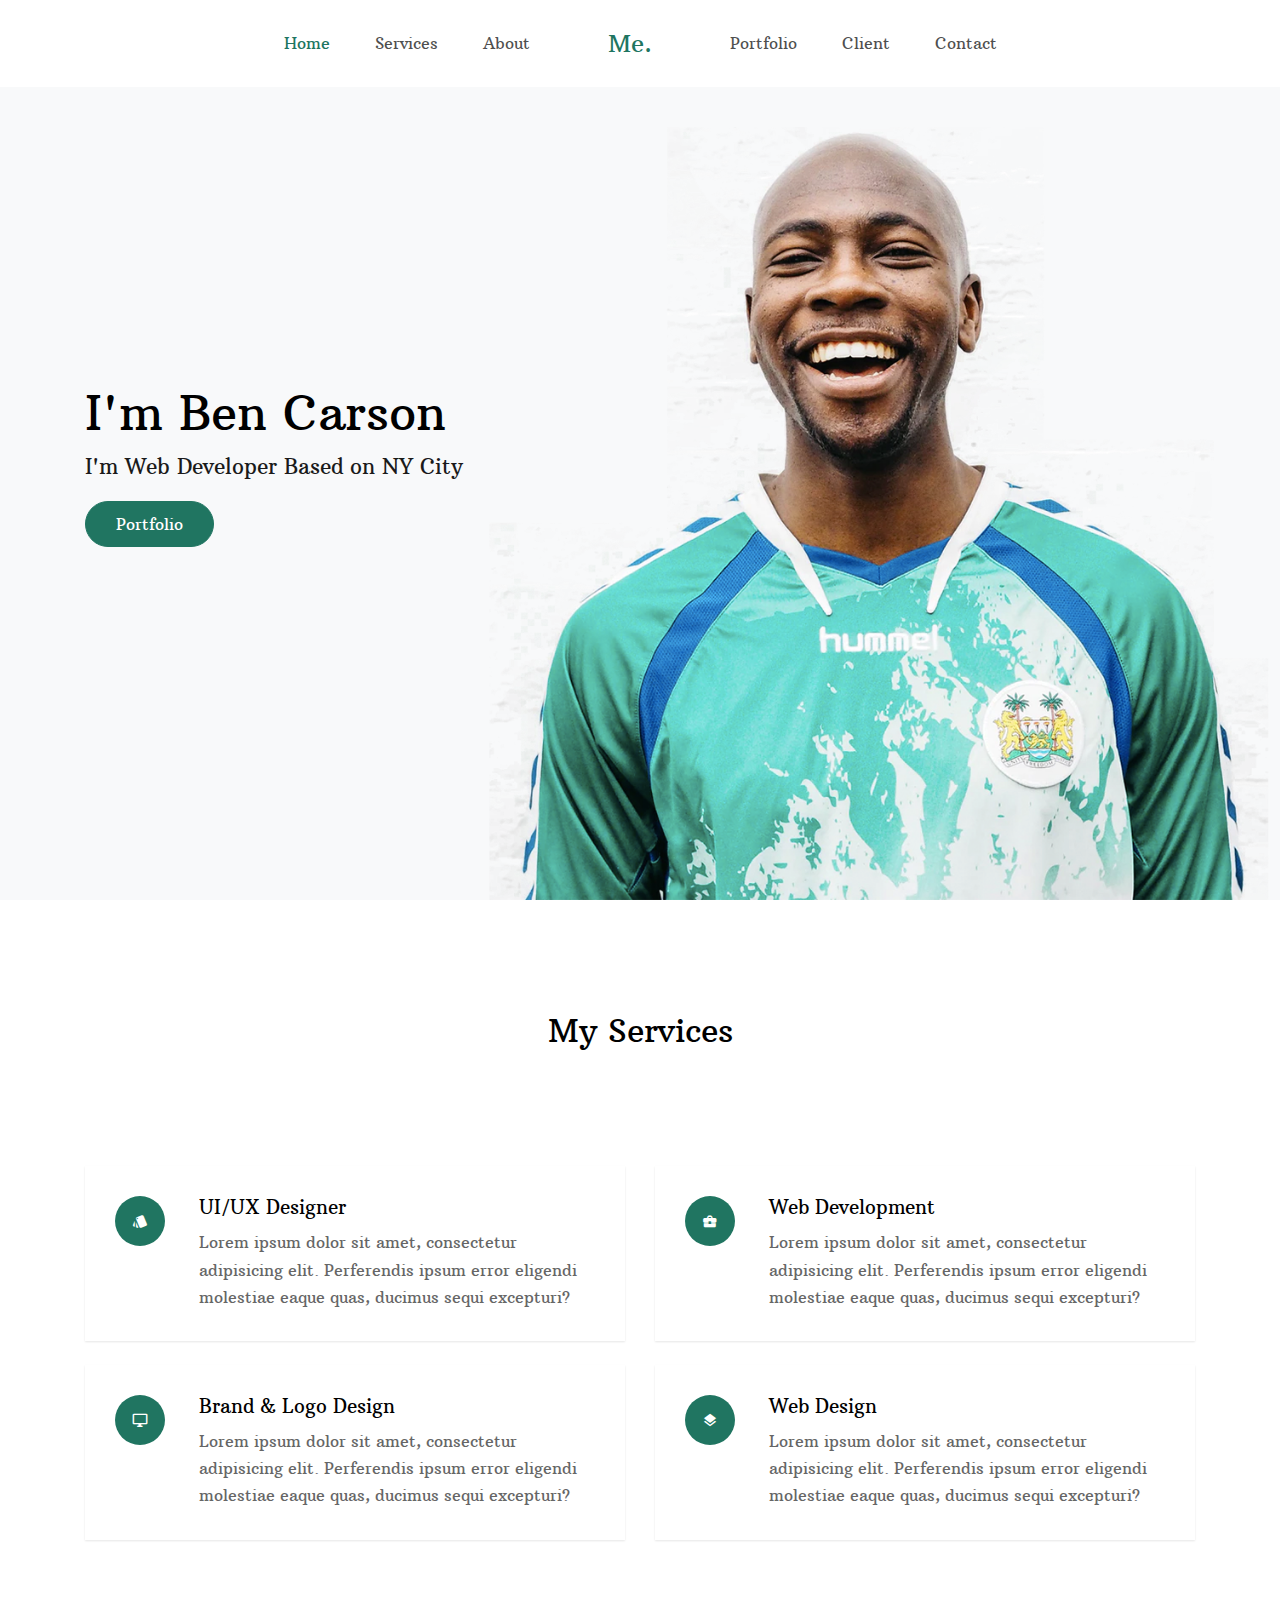
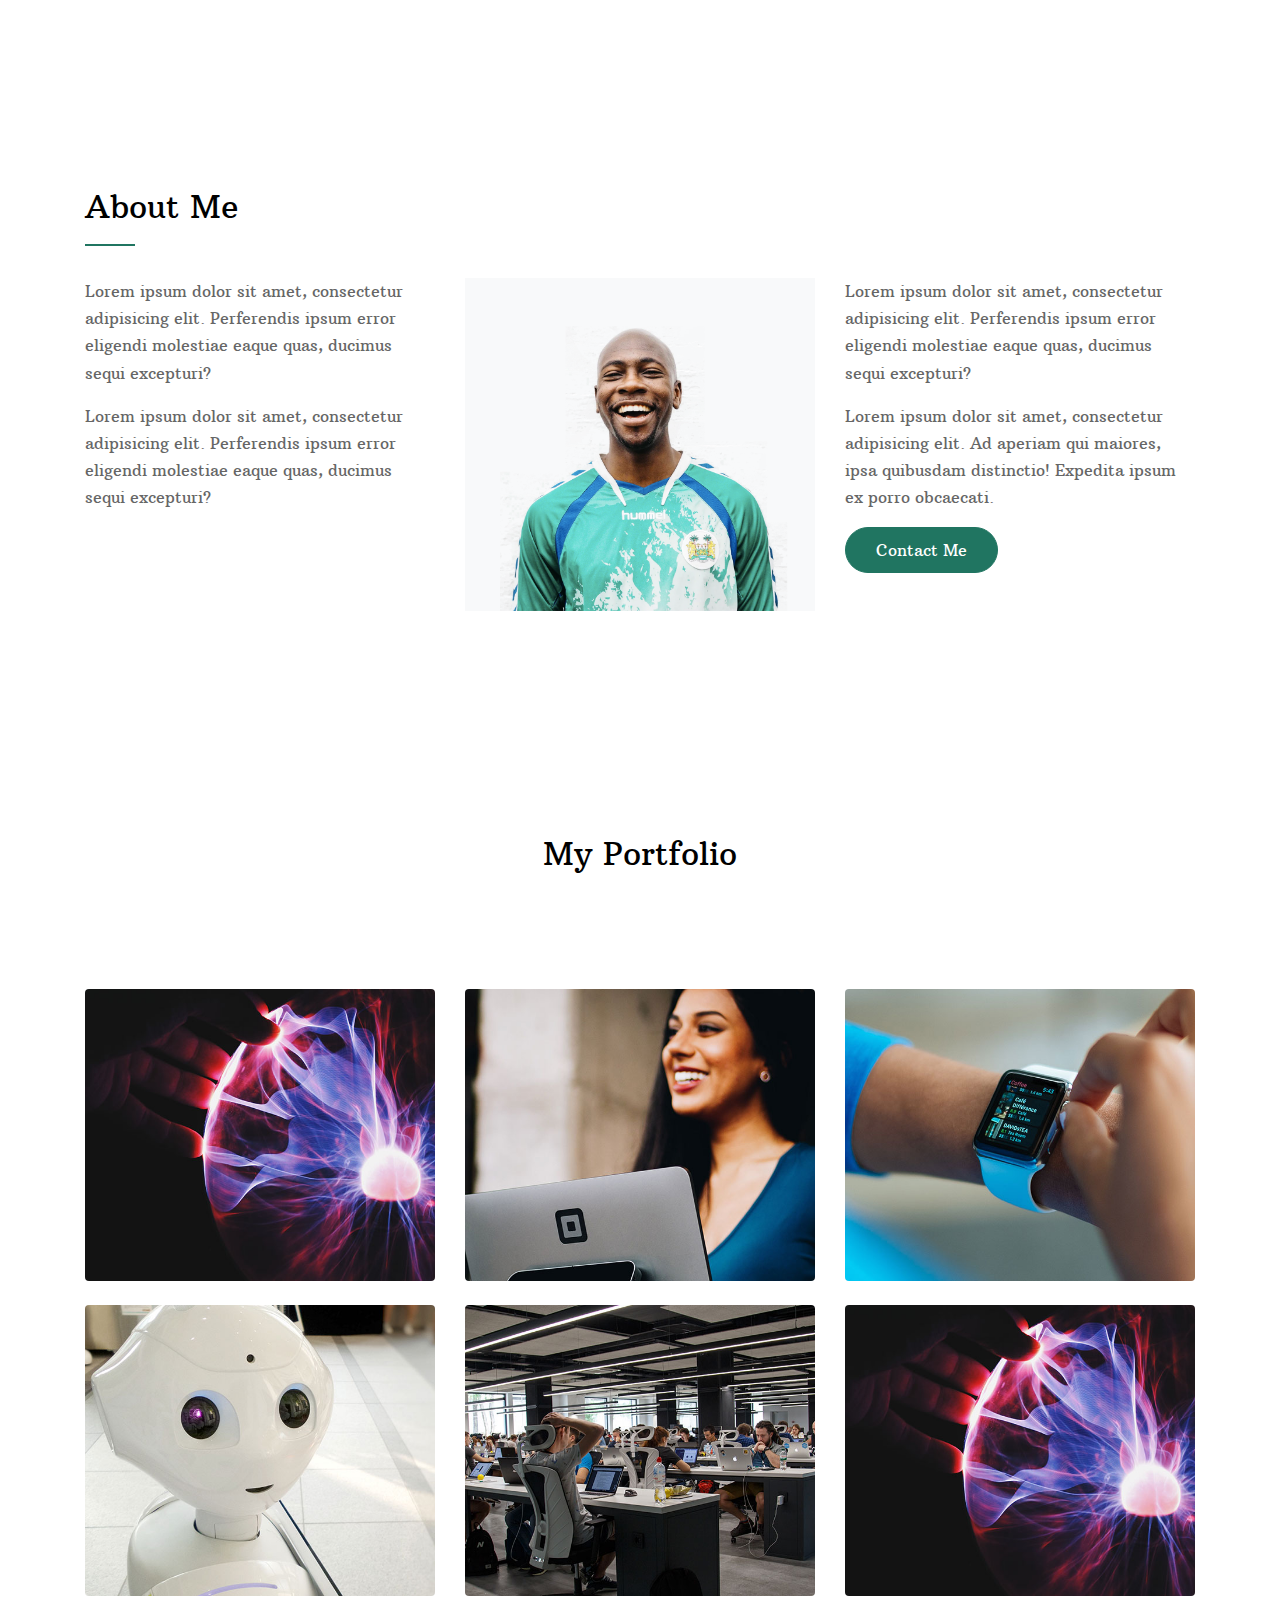
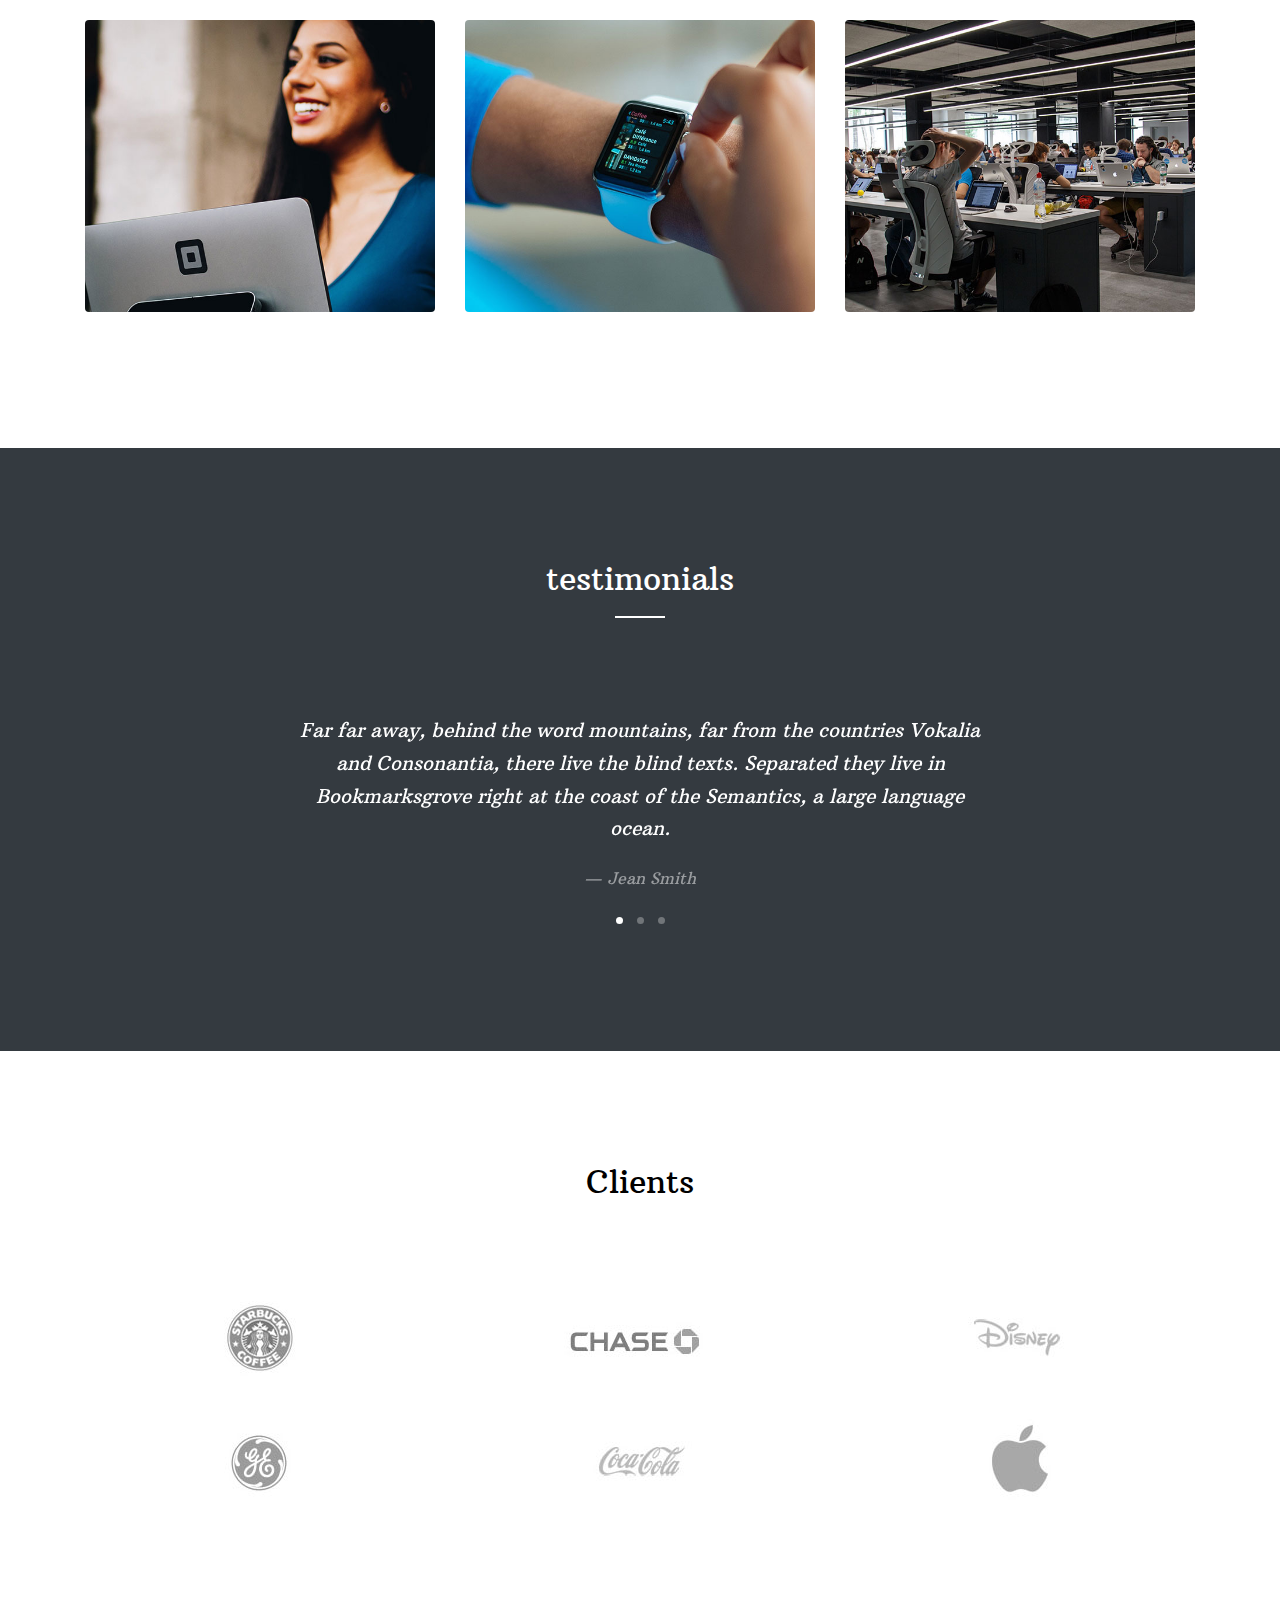
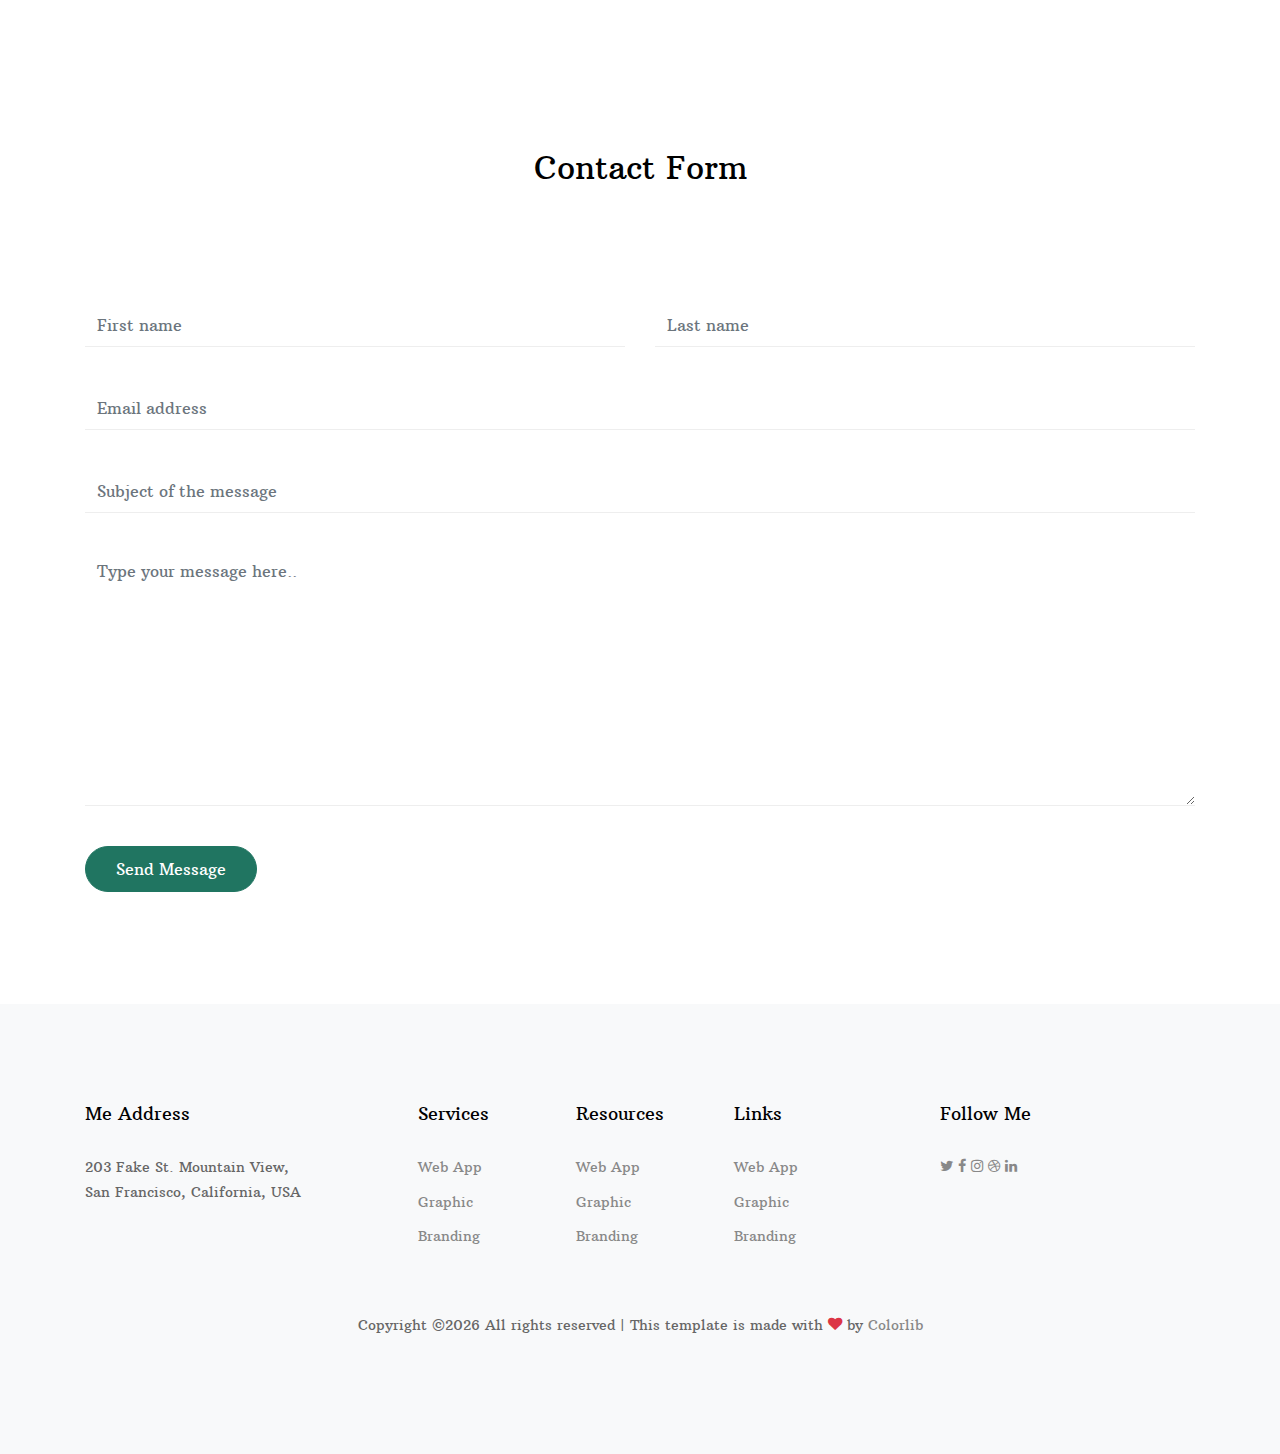
<file: me/index.html>
<!doctype html>
<html lang="en">
  <head>
    <title>Me &mdash; Website Template by Colorlib</title>
    <meta charset="utf-8">
    <meta name="viewport" content="width=device-width, initial-scale=1, shrink-to-fit=no">
    
    <link href="https://fonts.googleapis.com/css?family=Arbutus+Slab|Open+Sans:300,400,700" rel="stylesheet">
    <link rel="stylesheet" href="fonts/icomoon/style.css">

    <link rel="stylesheet" href="css/bootstrap.min.css">
    <link rel="stylesheet" href="css/jquery-ui.css">
    <link rel="stylesheet" href="css/owl.carousel.min.css">
    <link rel="stylesheet" href="css/owl.theme.default.min.css">
    <link rel="stylesheet" href="css/owl.theme.default.min.css">

    <link rel="stylesheet" href="css/jquery.fancybox.min.css">

    <link rel="stylesheet" href="css/bootstrap-datepicker.css">

    <link rel="stylesheet" href="fonts/flaticon/font/flaticon.css">

    <link rel="stylesheet" href="css/aos.css">

    <link rel="stylesheet" href="css/style.css">
    
  </head>
  <body data-spy="scroll" data-target=".site-navbar-target" data-offset="300">
  


  <div class="site-wrap">

    <div class="site-mobile-menu site-navbar-target">
      <div class="site-mobile-menu-header">
        <div class="site-mobile-menu-close mt-3">
          <span class="icon-close2 js-menu-toggle"></span>
        </div>
      </div>
      <div class="site-mobile-menu-body"></div>
    </div>
   
    <header class="site-navbar py-4 js-sticky-header site-navbar-target" role="banner">

      <div class="container-fluid">
        <div class="row align-items-center justify-content-center">
          
          <div class="">
            <nav class="site-navigation position-relative text-right" role="navigation">
              <ul class="site-menu main-menu js-clone-nav mr-auto d-none d-lg-block">
                <li><a href="#home-section" class="nav-link">Home</a></li>
                <li><a href="#services-section" class="nav-link">Services</a></li>
                <li><a href="#about-section" class="nav-link">About</a></li>
                
              </ul>
            </nav>
          </div>

          <div class=" text-center mx-5">
            <h1 class="m-0 site-logo"><a href="index.html">Me.</a></h1>
          </div>

          <div class="text-left">

            <nav class="site-navigation position-relative" role="navigation">
              <ul class="site-menu main-menu js-clone-nav mr-auto d-none d-lg-block">
                <li><a href="#portfolio-section" class="nav-link">Portfolio</a></li>
                <li><a href="#clients-section" class="nav-link">Client</a></li>
                <li><a href="#contact-section" class="nav-link">Contact</a></li>
              </ul>
            </nav>


            <div class="d-inline-block d-lg-none" style="position: relative; top: 3px;"><a href="#" class="site-menu-toggle js-menu-toggle float-right"><span class="icon-menu h3"></span></a></div>

          </div>

        </div>
      </div>
      
    </header>


    <div class="site-blocks-cover overlay bg-light" id="home-section">

      <div class="container">
        <div class="row justify-content-center">

          <div class="col-md-12 mt-lg-5 text-left align-self-center text-intro">
            <div class="row">
              <div class="col-lg-6">
                <h1 class="text-black">I'm Ben Carson</h1>
                <p class="lead">I'm Web Developer Based on NY City</p>
                <p><a href="#portfolio-section" class="btn smoothscroll btn-primary">Portfolio</a></p>

              </div>
            </div>
          </div>
            
        </div>
      </div>

      <img src="images/face.png" alt="Image" class="img-face" data-aos="fade">

      
    </div>  

    

    
    <div class="site-section" id="services-section">
      <div class="container">
        <div class="row ">
          <div class="col-12 mb-5 position-relative">
            <h2 class="section-title text-center mb-5">My Services</h2>
          </div>
          
          <div class="col-md-6 mb-4">
            <div class="service d-flex h-100">
              <div class="service-number mr-4"><span class="icon-style"></span></div>
              <div class="service-about">
                <h3>UI/UX Designer</h3>
                <p>Lorem ipsum dolor sit amet, consectetur adipisicing elit. Perferendis ipsum error eligendi molestiae eaque quas, ducimus sequi excepturi?</p>
              </div>
            </div>
          </div>

          <div class="col-md-6 mb-4">
            <div class="service d-flex h-100">
              <div class="service-number mr-4"><span class="icon-business_center"></span></div>
              <div class="service-about">
                <h3>Web Development</h3>
                <p>Lorem ipsum dolor sit amet, consectetur adipisicing elit. Perferendis ipsum error eligendi molestiae eaque quas, ducimus sequi excepturi?</p>
              </div>
            </div>
          </div>

          <div class="col-md-6 mb-4">
            <div class="service d-flex h-100">
              <div class="service-number mr-4"><span class="icon-desktop_windows"></span></div>
              <div class="service-about">
                <h3>Brand &amp; Logo Design</h3>
                <p>Lorem ipsum dolor sit amet, consectetur adipisicing elit. Perferendis ipsum error eligendi molestiae eaque quas, ducimus sequi excepturi?</p>
              </div>
            </div>
          </div>

          <div class="col-md-6 mb-4">
            <div class="service d-flex h-100">
              <div class="service-number mr-4"><span class="icon-layers"></span></div>
              <div class="service-about">
                <h3>Web Design</h3>
                <p>Lorem ipsum dolor sit amet, consectetur adipisicing elit. Perferendis ipsum error eligendi molestiae eaque quas, ducimus sequi excepturi?</p>
              </div>
            </div>
          </div>

        </div>
      </div>
    </div>

    <div class="site-section" id="about-section">
      <div class="container">
        <div class="row ">
          <div class="col-12 mb-4 position-relative">
            <h2 class="section-title">About Me</h2>
          </div>
          <div class="col-lg-4 order-1 order-lg-2 mb-4 mb-lg-0">
            <div class="bg-light pt-5">
            <img src="images/face.png" alt="Image" class="img-fluid">
            </div>
          </div>
          <div class="col-lg-4 order-2 order-lg-1">
            <p>Lorem ipsum dolor sit amet, consectetur adipisicing elit. Perferendis ipsum error eligendi molestiae eaque quas, ducimus sequi excepturi?</p>
            <p>Lorem ipsum dolor sit amet, consectetur adipisicing elit. Perferendis ipsum error eligendi molestiae eaque quas, ducimus sequi excepturi?</p>
          </div>
          <div class="col-lg-4 order-3 order-lg-3">
            <p>Lorem ipsum dolor sit amet, consectetur adipisicing elit. Perferendis ipsum error eligendi molestiae eaque quas, ducimus sequi excepturi?</p>
            <p>Lorem ipsum dolor sit amet, consectetur adipisicing elit. Ad aperiam qui maiores, ipsa quibusdam distinctio! Expedita ipsum ex porro obcaecati.</p>
            <p><a href="#contact-section" class="btn smoothscroll btn-primary">Contact Me</a></p>
          </div>
          
        </div>
      </div>
    </div>




    <section class="site-section block__62272" id="portfolio-section">
      

      <div class="container">
        <div class="row mb-5">
          <div class="col-12 position-relative">
            <h2 class="section-title text-center mb-5">My Portfolio</h2>
          </div>
        </div>

        
        <div id="posts" class="row no-gutter">
          <div class="item web col-6 col-sm-6 col-md-6 col-lg-4 col-xl-4 mb-4">
            <a href="images/post_2.jpg" class="item-wrap fancybox">
              <span class="icon-search2"></span>
              <img class="img-fluid" src="images/post_2.jpg">
            </a>
          </div>
          <div class="item web col-6 col-sm-6 col-md-6 col-lg-4 col-xl-4 mb-4">
            <a href="images/post_3.jpg" class="item-wrap fancybox">
              <span class="icon-search2"></span>
              <img class="img-fluid" src="images/post_3.jpg">
            </a>
          </div>

          <div class="item brand col-6 col-sm-6 col-md-6 col-lg-4 col-xl-4 mb-4">
            <a href="images/post_4.jpg" class="item-wrap fancybox">
              <span class="icon-search2"></span>
              <img class="img-fluid" src="images/post_4.jpg">
            </a>
          </div>

          <div class="item design col-6 col-sm-6 col-md-6 col-lg-4 col-xl-4 mb-4">

            <a href="images/post_5.jpg" class="item-wrap fancybox">
              <span class="icon-search2"></span>
              <img class="img-fluid" src="images/post_5.jpg">
            </a>

          </div>

          <div class="item web col-6 col-sm-6 col-md-6 col-lg-4 col-xl-4 mb-4">
            <a href="images/post_6.jpg" class="item-wrap fancybox">
              <span class="icon-search2"></span>
              <img class="img-fluid" src="images/post_6.jpg">
            </a>
          </div>

          <div class="item brand col-6 col-sm-6 col-md-6 col-lg-4 col-xl-4 mb-4">
            <a href="images/post_2.jpg" class="item-wrap fancybox">
              <span class="icon-search2"></span>
              <img class="img-fluid" src="images/post_2.jpg">
            </a>
          </div>

          <div class="item web col-6 col-sm-6 col-md-6 col-lg-4 col-xl-4 mb-4">
            <a href="images/post_3.jpg" class="item-wrap fancybox">
              <span class="icon-search2"></span>
              <img class="img-fluid" src="images/post_3.jpg">
            </a>
          </div>

          <div class="item design col-6 col-sm-6 col-md-6 col-lg-4 col-xl-4 mb-4">
            <a href="images/post_4.jpg" class="item-wrap fancybox">
              <span class="icon-search2"></span>
              <img class="img-fluid" src="images/post_4.jpg">
            </a>
          </div>

          <div class="item web col-6 col-sm-6 col-md-6 col-lg-4 col-xl-4 mb-4">
            <a href="images/post_6.jpg" class="item-wrap fancybox">
              <span class="icon-search2"></span>
              <img class="img-fluid" src="images/post_6.jpg">
            </a>
          </div>

          
        </div>
      </div>

    </section>


    <section class="site-section bg-dark">
      <div class="container">
        <div class="row">
          <div class="col-12 mb-5 position-relative">
            <h2 class="section-title text-center mb-5 text-white">testimonials</h2>
          </div>
        </div>
        <div class="owl-carousel slide-one-item">
          <div class="slide">
            <blockquote>
              <p>Far far away, behind the word mountains, far from the countries Vokalia and Consonantia, there live the blind texts. Separated they live in Bookmarksgrove right at the coast of the Semantics, a large language ocean.</p>
              <p><cite>&mdash; Jean Smith</cite></p>
            </blockquote>
          </div>
          <div class="slide">
            <blockquote>
              <p>A small river named Duden flows by their place and supplies it with the necessary regelialia. It is a paradisematic country, in which roasted parts of sentences fly into your mouth.</p>
              <p><cite>&mdash; Carl Spencer</cite></p>
            </blockquote>
          </div>
          <div class="slide">
            <blockquote>
              <p>Even the all-powerful Pointing has no control about the blind texts it is an almost unorthographic life One day however a small line of blind text by the name of Lorem Ipsum decided to leave for the far World of Grammar.</p>
              <p><cite>&mdash; Ryan Peters</cite></p>
            </blockquote>
          </div>
        </div>
      </div>
    </section>

    <section class="site-section"  id="clients-section">
      <div class="container">
        <div class="row">
          <div class="col-12 mb-5 position-relative">
            <h2 class="section-title text-center">Clients</h2>
          </div>
          <div class="col-6 col-sm-6 col-md-4 col-lg-4 text-center">
            <img src="images/logo_1.jpg" alt="Image" class="img-fluid">
          </div>
          <div class="col-6 col-sm-6 col-md-4 col-lg-4 text-center">
            <img src="images/logo_2.jpg" alt="Image" class="img-fluid">
          </div>
          <div class="col-6 col-sm-6 col-md-4 col-lg-4 text-center">
            <img src="images/logo_3.jpg" alt="Image" class="img-fluid">
          </div>
          <div class="col-6 col-sm-6 col-md-4 col-lg-4 text-center">
            <img src="images/logo_4.jpg" alt="Image" class="img-fluid">
          </div>      

          
          <div class="col-6 col-sm-6 col-md-4 col-lg-4 text-center">
            <img src="images/logo_5.jpg" alt="Image" class="img-fluid">
          </div> 
          <div class="col-6 col-sm-6 col-md-4 col-lg-4 text-center">
            <img src="images/logo_6.jpg" alt="Image" class="img-fluid">
          </div> 
        </div>
      </div>
    </section>

    

    <section class="site-section" id="contact-section">
      <div class="container">
        <div class="row">
          <div class="col-12 mb-5 position-relative">
            <h2 class="section-title text-center mb-5">Contact Form</h2>
          </div>
        </div>
        <form action="#" class="form">
          <div class="row mb-4">
            <div class="form-group col-6">
              <input type="text" class="form-control" placeholder="First name">
            </div>
            <div class="form-group col-6">
              <input type="text" class="form-control" placeholder="Last name">
            </div>
          </div>

          <div class="row mb-4">
            <div class="form-group col-12">
              <input type="email" class="form-control" placeholder="Email address">
            </div>
          </div>

          <div class="row mb-4">
            <div class="form-group col-12">
              <input type="text" class="form-control" placeholder="Subject of the message">
            </div>
          </div>

          <div class="row mb-4">
            <div class="form-group col-12">
              <textarea name="" id="" cols="30" rows="10" class="form-control" placeholder="Type your message here.."></textarea>
            </div>
          </div>

          <div class="row">
            <div class="col-md-6">
              <input type="submit" class="btn btn-primary" value="Send Message">
            </div>
          </div>
          
        </form>
      </div>
    </section>

    <footer class="site-section bg-light footer">
      <div class="container">
        <div class="row mb-5">
          <div class="col-md-3">
            <h3 class="footer-title">Me Address</h3>
            <p><span class="d-inline-block d-md-block">203 Fake St. Mountain View,</span> San Francisco, California, USA</p>
          </div>
          <div class="col-md-5 mx-auto">
            <div class="row">
              <div class="col-lg-4">
                <h3 class="footer-title">Services</h3>
                <ul class="list-unstyled">
                  <li><a href="#">Web App</a></li>
                  <li><a href="#">Graphic</a></li>
                  <li><a href="#">Branding</a></li>
                </ul>
              </div>
              <div class="col-lg-4">
                <h3 class="footer-title">Resources</h3>
                <ul class="list-unstyled">
                  <li><a href="#">Web App</a></li>
                  <li><a href="#">Graphic</a></li>
                  <li><a href="#">Branding</a></li>
                </ul>
              </div>
              <div class="col-lg-4">
                <h3 class="footer-title">Links</h3>
                <ul class="list-unstyled">
                  <li><a href="#">Web App</a></li>
                  <li><a href="#">Graphic</a></li>
                  <li><a href="#">Branding</a></li>
                </ul>
              </div>
            </div>
          </div>
          <div class="col-md-3">
            <h3 class="footer-title">Follow Me</h3>
            <a href="#" class="social-circle"><span class="icon-twitter"></span></a>
            <a href="#" class="social-circle"><span class="icon-facebook"></span></a>
            <a href="#" class="social-circle"><span class="icon-instagram"></span></a>
            <a href="#" class="social-circle"><span class="icon-dribbble"></span></a>
            <a href="#" class="social-circle"><span class="icon-linkedin"></span></a>
          </div>
        </div>

        <div class="row">
          <div class="col-12 text-center">
          <p>
            <!-- Link back to Colorlib can't be removed. Template is licensed under CC BY 3.0. -->
            Copyright &copy;<script>document.write(new Date().getFullYear());</script> All rights reserved | This template is made with <i class="icon-heart text-danger" aria-hidden="true"></i> by <a href="https://colorlib.com" target="_blank" >Colorlib</a>
            <!-- Link back to Colorlib can't be removed. Template is licensed under CC BY 3.0. -->
            </p>
            </div>
        </div>
      </div>
    </footer>

  </div> <!-- .site-wrap -->

  <script src="js/jquery-3.3.1.min.js"></script>
  <script src="js/jquery-ui.js"></script>
  <script src="js/popper.min.js"></script>
  <script src="js/bootstrap.min.js"></script>
  <script src="js/owl.carousel.min.js"></script>
  <script src="js/jquery.easing.1.3.js"></script>
  <script src="js/aos.js"></script>
  <script src="js/jquery.fancybox.min.js"></script>
  <script src="js/jquery.sticky.js"></script>
  <script src="js/isotope.pkgd.min.js"></script>

  
  <script src="js/main.js"></script>
    
  </body>
</html>
</file>
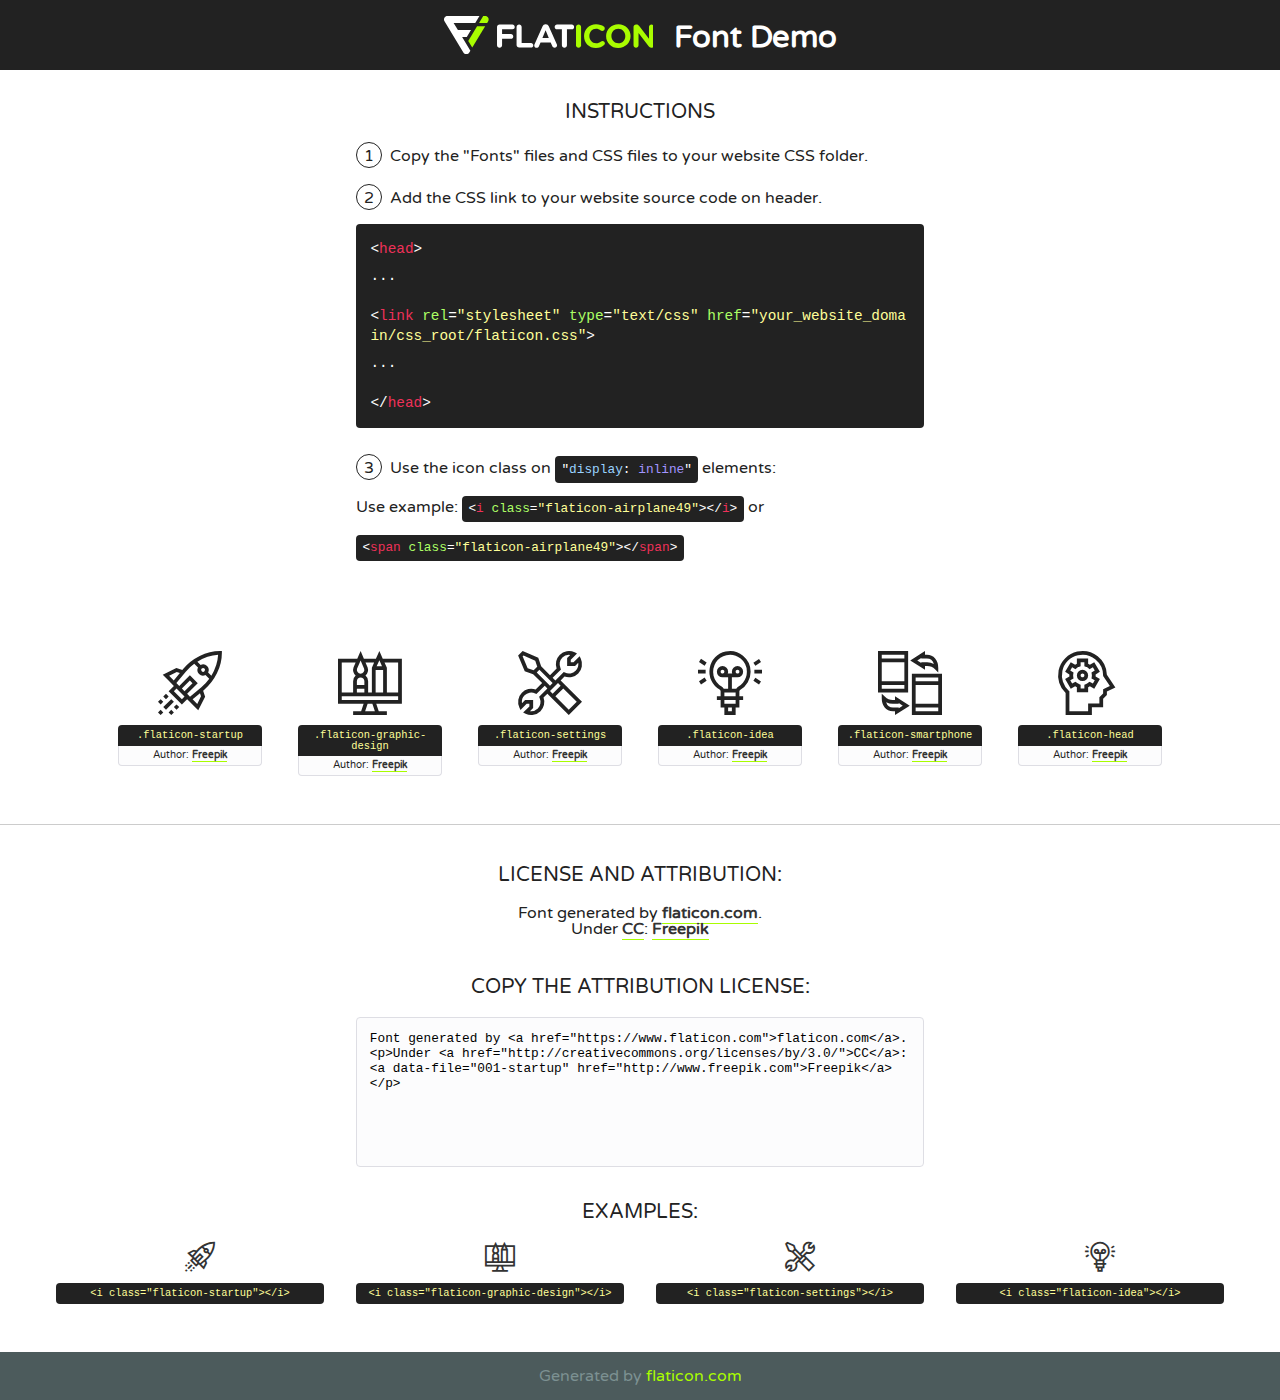
<file: fonts/flaticon/font/flaticon.html>
<!DOCTYPE html>
<!--
  Flaticon icon font: Flaticon
  Creation date: 03/04/2019 06:02
-->
<html>
<!DOCTYPE html>
<html>

<head>
    <title>Flaticon WebFont</title>
    <link href="http://fonts.googleapis.com/css?family=Varela+Round" rel="stylesheet" type="text/css" />
    <link rel="stylesheet" type="text/css" href="flaticon.css">
    <meta charset="UTF-8">
    <style>
    html, body, div, span, applet, object, iframe,
    h1, h2, h3, h4, h5, h6, p, blockquote, pre,
    a, abbr, acronym, address, big, cite, code,
    del, dfn, em, img, ins, kbd, q, s, samp,
    small, strike, strong, sub, sup, tt, var,
    b, u, i, center,
    dl, dt, dd, ol, ul, li,
    fieldset, form, label, legend,
    table, caption, tbody, tfoot, thead, tr, th, td,
    article, aside, canvas, details, embed, 
    figure, figcaption, footer, header, hgroup, 
    menu, nav, output, ruby, section, summary,
    time, mark, audio, video {
        margin: 0;
        padding: 0;
        border: 0;
        font-size: 100%;
        font: inherit;
        vertical-align: baseline;
    }
    /* HTML5 display-role reset for older browsers */
    article, aside, details, figcaption, figure, 
    footer, header, hgroup, menu, nav, section {
        display: block;
    }
    body {
        line-height: 1;
    }
    ol, ul {
        list-style: none;
    }
    blockquote, q {
        quotes: none;
    }
    blockquote:before, blockquote:after,
    q:before, q:after {
        content: '';
        content: none;
    }
    table {
        border-collapse: collapse;
        border-spacing: 0;
    }
    body {
        font-family: 'Varela Round', Helvetica, Arial, sans-serif;
        font-size: 16px;
        color: #222;
    }
    a {
        color: #333;
        border-bottom: 1px solid #a9fd00;
        font-weight: bold;
        text-decoration: none;
    }
    * {
        -moz-box-sizing: border-box;
        -webkit-box-sizing: border-box;
        box-sizing: border-box;
        margin: 0;
        padding: 0;
    }
    [class^="flaticon-"]:before, [class*=" flaticon-"]:before, [class^="flaticon-"]:after, [class*=" flaticon-"]:after {
        font-family: Flaticon;
        font-size: 30px;
        font-style: normal;
        margin-left: 20px;
        color: #333;
    }
    .wrapper {
        max-width: 600px;
        margin: auto;
        padding: 0 1em;
    }
    .title {
        font-size: 1.25em;
        text-align: center;
        margin-bottom: 1em;
        text-transform: uppercase;
    }
    header {
        text-align: center;
        background-color: #222;
        color: #fff;
        padding: 1em;
    }
    header .logo {
        width: 210px;
        height: 38px;
        display: inline-block;
        vertical-align: middle;
        margin-right: 1em;
        border: none;
    }
    header strong {
        font-size: 1.95em;
        font-weight: bold;
        vertical-align: middle;
        margin-top: 5px;
        display: inline-block;
    }
    .demo {
        margin: 2em auto;
        line-height: 1.25em;
    }
    .demo ul li {
        margin-bottom: 1em;
    }
    .demo ul li .num {
        color: #222;
        border-radius: 20px;
        display: inline-block;
        width: 26px;
        padding: 3px;
        height: 26px;
        text-align: center;
        margin-right: 0.5em;
        border: 1px solid #222;
    }
    .demo ul li code {
        background-color: #222;
        border-radius: 4px;
        padding: 0.25em 0.5em;
        display: inline-block;
        color: #fff;
        font-family: Consolas,Monaco,Lucida Console,Liberation Mono,DejaVu Sans Mono,Bitstream Vera Sans Mono,Courier New, monospace;
        font-weight: lighter;
        margin-top: 1em;
        font-size: 0.8em;
        word-break: break-all;
    }
    .demo ul li code.big {
        padding: 1em;
        font-size: 0.9em;
    }
    .demo ul li code .red {
        color: #EF3159;
    }
    .demo ul li code .green {
        color: #ACFF65;
    }
    .demo ul li code .yellow {
        color: #FFFF99;
    }
    .demo ul li code .blue {
        color: #99D3FF;
    }
    .demo ul li code .purple {
        color: #A295FF;
    }
    .demo ul li code .dots {
        margin-top: 0.5em;
        display: block;
    }
    #glyphs {
        border-bottom: 1px solid #ccc;
        padding: 2em 0;
        text-align: center;
    }
    .glyph {
        display: inline-block;
        width: 9em;
        margin: 1em;
        text-align: center;
        vertical-align: top;
        background: #FFF;
    }
    .glyph .glyph-icon {
        padding: 10px;
        display: block;
        font-family:"Flaticon";
        font-size: 64px;
        line-height: 1;
    }
    .glyph .glyph-icon:before {
        font-size: 64px;
        color: #222;
        margin-left: 0;
    }
    .class-name {
        font-size: 0.65em;
        background-color: #222;
        color: #fff;
        border-radius: 4px 4px 0 0;
        padding: 0.5em;
        color: #FFFF99;
        font-family: Consolas,Monaco,Lucida Console,Liberation Mono,DejaVu Sans Mono,Bitstream Vera Sans Mono,Courier New, monospace;
    }
    .author-name {
        font-size: 0.6em;
        background-color: #fcfcfd;
        border: 1px solid #DEDEE4;
        border-top: 0;
        border-radius: 0 0 4px 4px;
        padding: 0.5em;
    }
    .class-name:last-child {
        font-size: 10px;
        color:#888;
    }
    .class-name:last-child a {
        font-size: 10px;
        color:#555;
    }
    .class-name:last-child a:hover {
        color:#a9fd00;
    }
    .glyph > input {
        display: block;
        width: 100px;
        margin: 5px auto;
        text-align: center;
        font-size: 12px;
        cursor: text;
    }
    .glyph > input.icon-input {
        font-family:"Flaticon";
        font-size: 16px;
        margin-bottom: 10px;
    }
    .attribution .title {
        margin-top: 2em;
    }
    .attribution textarea {
        background-color: #fcfcfd;
        padding: 1em;
        border: none;
        box-shadow: none;
        border: 1px solid #DEDEE4;
        border-radius: 4px;
        resize: none;
        width: 100%;
        height: 150px;
        font-size: 0.8em;
        font-family: Consolas,Monaco,Lucida Console,Liberation Mono,DejaVu Sans Mono,Bitstream Vera Sans Mono,Courier New, monospace;
        -webkit-appearance: none;
    }
    .iconsuse {
        margin: 2em auto;
        text-align: center;
        max-width: 1200px;
    }
    .iconsuse:after {
        content: '';
        display: table;
        clear: both;
    }
    .iconsuse .image {
        float: left;
        width: 25%;
        padding: 0 1em;
    }
    .iconsuse .image p {
        margin-bottom: 1em;
    }
    .iconsuse .image span {
        display: block;
        font-size: 0.65em;
        background-color: #222;
        color: #fff;
        border-radius: 4px;
        padding: 0.5em;
        color: #FFFF99;
        margin-top: 1em;
        font-family: Consolas,Monaco,Lucida Console,Liberation Mono,DejaVu Sans Mono,Bitstream Vera Sans Mono,Courier New, monospace;
    }
    #footer {
        text-align: center;
        background-color: #4C5B5C;
        color: #7c9192;
        padding: 1em;
    }
    #footer a {
        border: none;
        color: #a9fd00;
        font-weight: normal;
    }
    @media (max-width: 960px) {
        .iconsuse .image {
            width: 50%;
        }
    }
    @media (max-width: 560px) {
        .iconsuse .image {
            width: 100%;
        }
    }
    </style>
</head>

<body class="characters-off">

    <header>
        <a href="https://www.flaticon.com" target="_blank" class="logo">
            <svg version="1.1" xmlns="http://www.w3.org/2000/svg" xmlns:xlink="http://www.w3.org/1999/xlink" xmlns:a="http://ns.adobe.com/AdobeSVGViewerExtensions/3.0/" viewBox="0 0 560.875 102.036" enable-background="new 0 0 560.875 102.036" xml:space="preserve">
                <defs>
                </defs>
                <g>
                    <g class="letters">
                        <path fill="#ffffff" d="M141.596,29.675c0-3.777,2.985-6.767,6.764-6.767h34.438c3.426,0,6.15,2.728,6.15,6.15
                        c0,3.43-2.724,6.149-6.15,6.149h-27.674v13.091h23.719c3.429,0,6.151,2.724,6.151,6.15c0,3.43-2.723,6.149-6.151,6.149h-23.719
                        v17.574c0,3.773-2.986,6.761-6.764,6.761c-3.779,0-6.764-2.989-6.764-6.761V29.675z"></path>
                        <path fill="#ffffff" d="M193.844,29.149c0-3.781,2.985-6.767,6.764-6.767c3.776,0,6.763,2.985,6.763,6.767v42.957h25.039
                        c3.426,0,6.149,2.726,6.149,6.153c0,3.425-2.723,6.15-6.149,6.15h-31.802c-3.779,0-6.764-2.986-6.764-6.768V29.149z"></path>
                        <path fill="#ffffff" d="M241.891,75.71l21.438-48.407c1.492-3.341,4.215-5.357,7.906-5.357h0.792
                        c3.686,0,6.323,2.017,7.815,5.357l21.439,48.407c0.436,0.967,0.701,1.845,0.701,2.723c0,3.602-2.809,6.501-6.414,6.501
                        c-3.161,0-5.269-1.845-6.499-4.655l-4.132-9.661h-27.059l-4.301,10.102c-1.144,2.631-3.426,4.214-6.237,4.214
                        c-3.517,0-6.24-2.81-6.24-6.325C241.1,77.64,241.451,76.677,241.891,75.71z M279.932,58.666l-8.521-20.297l-8.526,20.297H279.932
                        z"></path>
                        <path fill="#ffffff" d="M314.864,35.387H301.86c-3.429,0-6.239-2.813-6.239-6.238c0-3.429,2.811-6.24,6.239-6.24h39.533
                        c3.426,0,6.237,2.811,6.237,6.24c0,3.425-2.811,6.238-6.237,6.238h-13.001v42.785c0,3.773-2.99,6.761-6.764,6.761
                        c-3.779,0-6.764-2.989-6.764-6.761V35.387z"></path>
                        <path fill="#A9FD00" d="M352.615,29.149c0-3.781,2.985-6.767,6.767-6.767c3.774,0,6.761,2.985,6.761,6.767v49.024
                        c0,3.773-2.987,6.761-6.761,6.761c-3.781,0-6.767-2.989-6.767-6.761V29.149z"></path>
                        <path fill="#A9FD00" d="M374.132,53.836v-0.179c0-17.481,13.178-31.801,32.065-31.801c9.22,0,15.459,2.458,20.557,6.238
                        c1.402,1.054,2.637,2.985,2.637,5.357c0,3.692-2.985,6.59-6.681,6.59c-1.845,0-3.071-0.702-4.044-1.319
                        c-3.776-2.813-7.729-4.393-12.562-4.393c-10.364,0-17.831,8.611-17.831,19.154v0.173c0,10.542,7.291,19.329,17.831,19.329
                        c5.715,0,9.492-1.756,13.359-4.834c1.049-0.874,2.458-1.491,4.039-1.491c3.429,0,6.325,2.813,6.325,6.236
                        c0,2.106-1.056,3.78-2.282,4.834c-5.539,4.834-12.036,7.733-21.878,7.733C387.572,85.464,374.132,71.493,374.132,53.836z"></path>
                        <path fill="#A9FD00" d="M433.009,53.836v-0.179c0-17.481,13.79-31.801,32.766-31.801c18.981,0,32.592,14.143,32.592,31.628v0.173
                        c0,17.483-13.785,31.807-32.769,31.807C446.625,85.464,433.009,71.32,433.009,53.836z M484.224,53.836v-0.179
                        c0-10.539-7.725-19.326-18.626-19.326c-10.893,0-18.449,8.611-18.449,19.154v0.173c0,10.542,7.73,19.329,18.626,19.329
                        C476.676,72.986,484.224,64.378,484.224,53.836z"></path>
                        <path fill="#A9FD00" d="M506.233,29.321c0-3.774,2.99-6.763,6.767-6.763h1.401c3.252,0,5.183,1.583,7.029,3.953l26.093,34.265
                        V29.059c0-3.692,2.99-6.677,6.681-6.677c3.683,0,6.671,2.985,6.671,6.677v48.934c0,3.78-2.987,6.765-6.764,6.765h-0.436
                        c-3.257,0-5.188-1.581-7.034-3.953l-27.056-35.492v32.944c0,3.687-2.985,6.676-6.678,6.676c-3.683,0-6.673-2.989-6.673-6.676
                        V29.321z"></path>
                    </g>
                    <g class="insignia">
                        <path fill="#ffffff" d="M48.372,56.137h12.517l11.156-18.537H37.186L25.688,18.539h57.825L94.668,0H9.271
                        C5.925,0,2.842,1.801,1.198,4.716c-1.644,2.907-1.593,6.482,0.134,9.343l50.38,83.501c1.678,2.781,4.689,4.476,7.938,4.476
                        c3.246,0,6.257-1.695,7.935-4.476l2.898-4.804L48.372,56.137z"></path>
                        <g class="i">
                            <path fill="#A9FD00" d="M93.575,18.539h0.031v0.004l21.652,0.004l2.705-4.488c1.727-2.861,1.778-6.436,0.133-9.343
                            C116.454,1.801,113.371,0,110.026,0h-5.294L93.575,18.539z"></path>
                            <polygon fill="#A9FD00" points="88.291,27.356 64.725,66.486 75.519,84.404 109.942,27.356"></polygon>
                        </g>
                    </g>
                </g>
            </svg>
        </a>
        <strong>Font Demo</strong>
    </header>


    <section class="demo wrapper">

        <p class="title">Instructions</p>

        <ul>
            <li>
                <span class="num">1</span>Copy the "Fonts" files and CSS files to your website CSS folder.
            </li>
            <li>
                <span class="num">2</span>Add the CSS link to your website source code on header.
                <code class="big">
                    &lt;<span class="red">head</span>&gt;
                    <br/><span class="dots">...</span>
                    <br/>&lt;<span class="red">link</span> <span class="green">rel</span>=<span class="yellow">"stylesheet"</span> <span class="green">type</span>=<span class="yellow">"text/css"</span> <span class="green">href</span>=<span class="yellow">"your_website_domain/css_root/flaticon.css"</span>&gt;
                    <br/><span class="dots">...</span>
                    <br/>&lt;/<span class="red">head</span>&gt;
                </code>
            </li>

            <li>
                <p>
                    <span class="num">3</span>Use the icon class on <code>"<span class="blue">display</span>:<span class="purple"> inline</span>"</code> elements:
                    <br />
                    Use example: <code>&lt;<span class="red">i</span> <span class="green">class</span>=<span class="yellow">&quot;flaticon-airplane49&quot;</span>&gt;&lt;/<span class="red">i</span>&gt;</code> or <code>&lt;<span class="red">span</span> <span class="green">class</span>=<span class="yellow">&quot;flaticon-airplane49&quot;</span>&gt;&lt;/<span class="red">span</span>&gt;</code>
            </li>
        </ul>

    </section>




   <section id="glyphs">          
    
      
        <div class="glyph"><div class="glyph-icon flaticon-startup"></div>
            <div class="class-name">.flaticon-startup</div>
            <div class="author-name">Author: <a data-file="001-startup" href="http://www.freepik.com">Freepik</a> </div> 
        </div>        
        
        <div class="glyph"><div class="glyph-icon flaticon-graphic-design"></div>
            <div class="class-name">.flaticon-graphic-design</div>
            <div class="author-name">Author: <a data-file="002-graphic-design" href="http://www.freepik.com">Freepik</a> </div> 
        </div>        
        
        <div class="glyph"><div class="glyph-icon flaticon-settings"></div>
            <div class="class-name">.flaticon-settings</div>
            <div class="author-name">Author: <a data-file="003-settings" href="http://www.freepik.com">Freepik</a> </div> 
        </div>        
        
        <div class="glyph"><div class="glyph-icon flaticon-idea"></div>
            <div class="class-name">.flaticon-idea</div>
            <div class="author-name">Author: <a data-file="004-idea" href="http://www.freepik.com">Freepik</a> </div> 
        </div>        
        
        <div class="glyph"><div class="glyph-icon flaticon-smartphone"></div>
            <div class="class-name">.flaticon-smartphone</div>
            <div class="author-name">Author: <a data-file="005-smartphone" href="http://www.freepik.com">Freepik</a> </div> 
        </div>        
        
        <div class="glyph"><div class="glyph-icon flaticon-head"></div>
            <div class="class-name">.flaticon-head</div>
            <div class="author-name">Author: <a data-file="006-head" href="http://www.freepik.com">Freepik</a> </div> 
        </div>        
        

    </section>



    <section class="attribution wrapper"   style="text-align:center;">

      <div class="title">License and attribution:</div><div class="attrDiv">Font generated by <a href="https://www.flaticon.com">flaticon.com</a>. <div><p>Under <a href="http://creativecommons.org/licenses/by/3.0/">CC</a>: <a data-file="001-startup" href="http://www.freepik.com">Freepik</a></p>  </div>
      </div>
      <div class="title">Copy the Attribution License:</div>

    <textarea onclick="this.focus();this.select();">Font generated by &lt;a href=&quot;https://www.flaticon.com&quot;&gt;flaticon.com&lt;/a&gt;. <p>Under <a href="http://creativecommons.org/licenses/by/3.0/">CC</a>: <a data-file="001-startup" href="http://www.freepik.com">Freepik</a></p>  
     </textarea>

    </section>

    <section class="iconsuse">

          <div class="title">Examples:</div>            
             
            <div class="image">
                <p>
                    <i class="glyph-icon flaticon-startup"></i> 
                    <span>&lt;i class=&quot;flaticon-startup&quot;&gt;&lt;/i&gt;</span>
                </p>
            </div>
            
            <div class="image">
                <p>
                    <i class="glyph-icon flaticon-graphic-design"></i> 
                    <span>&lt;i class=&quot;flaticon-graphic-design&quot;&gt;&lt;/i&gt;</span>
                </p>
            </div>
            
            <div class="image">
                <p>
                    <i class="glyph-icon flaticon-settings"></i> 
                    <span>&lt;i class=&quot;flaticon-settings&quot;&gt;&lt;/i&gt;</span>
                </p>
            </div>
            
            <div class="image">
                <p>
                    <i class="glyph-icon flaticon-idea"></i> 
                    <span>&lt;i class=&quot;flaticon-idea&quot;&gt;&lt;/i&gt;</span>
                </p>
            </div>
                       
        </div>
                            
    </section>

<div id="footer">
    <div>Generated by <a href="https://www.flaticon.com">flaticon.com</a>
    </div>
</div>



</body>
</html>
</file>
<file: me/fonts/icomoon/style.css>
@font-face {
  font-family: 'icomoon';
  src:  url('fonts/icomoon.eot?10si43');
  src:  url('fonts/icomoon.eot?10si43#iefix') format('embedded-opentype'),
    url('fonts/icomoon.ttf?10si43') format('truetype'),
    url('fonts/icomoon.woff?10si43') format('woff'),
    url('fonts/icomoon.svg?10si43#icomoon') format('svg');
  font-weight: normal;
  font-style: normal;
}

[class^="icon-"], [class*=" icon-"] {
  /* use !important to prevent issues with browser extensions that change fonts */
  font-family: 'icomoon' !important;
  speak: none;
  font-style: normal;
  font-weight: normal;
  font-variant: normal;
  text-transform: none;
  line-height: 1;

  /* Better Font Rendering =========== */
  -webkit-font-smoothing: antialiased;
  -moz-osx-font-smoothing: grayscale;
}

.icon-asterisk:before {
  content: "\f069";
}
.icon-plus:before {
  content: "\f067";
}
.icon-question:before {
  content: "\f128";
}
.icon-minus:before {
  content: "\f068";
}
.icon-glass:before {
  content: "\f000";
}
.icon-music:before {
  content: "\f001";
}
.icon-search:before {
  content: "\f002";
}
.icon-envelope-o:before {
  content: "\f003";
}
.icon-heart:before {
  content: "\f004";
}
.icon-star:before {
  content: "\f005";
}
.icon-star-o:before {
  content: "\f006";
}
.icon-user:before {
  content: "\f007";
}
.icon-film:before {
  content: "\f008";
}
.icon-th-large:before {
  content: "\f009";
}
.icon-th:before {
  content: "\f00a";
}
.icon-th-list:before {
  content: "\f00b";
}
.icon-check:before {
  content: "\f00c";
}
.icon-close:before {
  content: "\f00d";
}
.icon-remove:before {
  content: "\f00d";
}
.icon-times:before {
  content: "\f00d";
}
.icon-search-plus:before {
  content: "\f00e";
}
.icon-search-minus:before {
  content: "\f010";
}
.icon-power-off:before {
  content: "\f011";
}
.icon-signal:before {
  content: "\f012";
}
.icon-cog:before {
  content: "\f013";
}
.icon-gear:before {
  content: "\f013";
}
.icon-trash-o:before {
  content: "\f014";
}
.icon-home:before {
  content: "\f015";
}
.icon-file-o:before {
  content: "\f016";
}
.icon-clock-o:before {
  content: "\f017";
}
.icon-road:before {
  content: "\f018";
}
.icon-download:before {
  content: "\f019";
}
.icon-arrow-circle-o-down:before {
  content: "\f01a";
}
.icon-arrow-circle-o-up:before {
  content: "\f01b";
}
.icon-inbox:before {
  content: "\f01c";
}
.icon-play-circle-o:before {
  content: "\f01d";
}
.icon-repeat:before {
  content: "\f01e";
}
.icon-rotate-right:before {
  content: "\f01e";
}
.icon-refresh:before {
  content: "\f021";
}
.icon-list-alt:before {
  content: "\f022";
}
.icon-lock:before {
  content: "\f023";
}
.icon-flag:before {
  content: "\f024";
}
.icon-headphones:before {
  content: "\f025";
}
.icon-volume-off:before {
  content: "\f026";
}
.icon-volume-down:before {
  content: "\f027";
}
.icon-volume-up:before {
  content: "\f028";
}
.icon-qrcode:before {
  content: "\f029";
}
.icon-barcode:before {
  content: "\f02a";
}
.icon-tag:before {
  content: "\f02b";
}
.icon-tags:before {
  content: "\f02c";
}
.icon-book:before {
  content: "\f02d";
}
.icon-bookmark:before {
  content: "\f02e";
}
.icon-print:before {
  content: "\f02f";
}
.icon-camera:before {
  content: "\f030";
}
.icon-font:before {
  content: "\f031";
}
.icon-bold:before {
  content: "\f032";
}
.icon-italic:before {
  content: "\f033";
}
.icon-text-height:before {
  content: "\f034";
}
.icon-text-width:before {
  content: "\f035";
}
.icon-align-left:before {
  content: "\f036";
}
.icon-align-center:before {
  content: "\f037";
}
.icon-align-right:before {
  content: "\f038";
}
.icon-align-justify:before {
  content: "\f039";
}
.icon-list:before {
  content: "\f03a";
}
.icon-dedent:before {
  content: "\f03b";
}
.icon-outdent:before {
  content: "\f03b";
}
.icon-indent:before {
  content: "\f03c";
}
.icon-video-camera:before {
  content: "\f03d";
}
.icon-image:before {
  content: "\f03e";
}
.icon-photo:before {
  content: "\f03e";
}
.icon-picture-o:before {
  content: "\f03e";
}
.icon-pencil:before {
  content: "\f040";
}
.icon-map-marker:before {
  content: "\f041";
}
.icon-adjust:before {
  content: "\f042";
}
.icon-tint:before {
  content: "\f043";
}
.icon-edit:before {
  content: "\f044";
}
.icon-pencil-square-o:before {
  content: "\f044";
}
.icon-share-square-o:before {
  content: "\f045";
}
.icon-check-square-o:before {
  content: "\f046";
}
.icon-arrows:before {
  content: "\f047";
}
.icon-step-backward:before {
  content: "\f048";
}
.icon-fast-backward:before {
  content: "\f049";
}
.icon-backward:before {
  content: "\f04a";
}
.icon-play:before {
  content: "\f04b";
}
.icon-pause:before {
  content: "\f04c";
}
.icon-stop:before {
  content: "\f04d";
}
.icon-forward:before {
  content: "\f04e";
}
.icon-fast-forward:before {
  content: "\f050";
}
.icon-step-forward:before {
  content: "\f051";
}
.icon-eject:before {
  content: "\f052";
}
.icon-chevron-left:before {
  content: "\f053";
}
.icon-chevron-right:before {
  content: "\f054";
}
.icon-plus-circle:before {
  content: "\f055";
}
.icon-minus-circle:before {
  content: "\f056";
}
.icon-times-circle:before {
  content: "\f057";
}
.icon-check-circle:before {
  content: "\f058";
}
.icon-question-circle:before {
  content: "\f059";
}
.icon-info-circle:before {
  content: "\f05a";
}
.icon-crosshairs:before {
  content: "\f05b";
}
.icon-times-circle-o:before {
  content: "\f05c";
}
.icon-check-circle-o:before {
  content: "\f05d";
}
.icon-ban:before {
  content: "\f05e";
}
.icon-arrow-left:before {
  content: "\f060";
}
.icon-arrow-right:before {
  content: "\f061";
}
.icon-arrow-up:before {
  content: "\f062";
}
.icon-arrow-down:before {
  content: "\f063";
}
.icon-mail-forward:before {
  content: "\f064";
}
.icon-share:before {
  content: "\f064";
}
.icon-expand:before {
  content: "\f065";
}
.icon-compress:before {
  content: "\f066";
}
.icon-exclamation-circle:before {
  content: "\f06a";
}
.icon-gift:before {
  content: "\f06b";
}
.icon-leaf:before {
  content: "\f06c";
}
.icon-fire:before {
  content: "\f06d";
}
.icon-eye:before {
  content: "\f06e";
}
.icon-eye-slash:before {
  content: "\f070";
}
.icon-exclamation-triangle:before {
  content: "\f071";
}
.icon-warning:before {
  content: "\f071";
}
.icon-plane:before {
  content: "\f072";
}
.icon-calendar:before {
  content: "\f073";
}
.icon-random:before {
  content: "\f074";
}
.icon-comment:before {
  content: "\f075";
}
.icon-magnet:before {
  content: "\f076";
}
.icon-chevron-up:before {
  content: "\f077";
}
.icon-chevron-down:before {
  content: "\f078";
}
.icon-retweet:before {
  content: "\f079";
}
.icon-shopping-cart:before {
  content: "\f07a";
}
.icon-folder:before {
  content: "\f07b";
}
.icon-folder-open:before {
  content: "\f07c";
}
.icon-arrows-v:before {
  content: "\f07d";
}
.icon-arrows-h:before {
  content: "\f07e";
}
.icon-bar-chart:before {
  content: "\f080";
}
.icon-bar-chart-o:before {
  content: "\f080";
}
.icon-twitter-square:before {
  content: "\f081";
}
.icon-facebook-square:before {
  content: "\f082";
}
.icon-camera-retro:before {
  content: "\f083";
}
.icon-key:before {
  content: "\f084";
}
.icon-cogs:before {
  content: "\f085";
}
.icon-gears:before {
  content: "\f085";
}
.icon-comments:before {
  content: "\f086";
}
.icon-thumbs-o-up:before {
  content: "\f087";
}
.icon-thumbs-o-down:before {
  content: "\f088";
}
.icon-star-half:before {
  content: "\f089";
}
.icon-heart-o:before {
  content: "\f08a";
}
.icon-sign-out:before {
  content: "\f08b";
}
.icon-linkedin-square:before {
  content: "\f08c";
}
.icon-thumb-tack:before {
  content: "\f08d";
}
.icon-external-link:before {
  content: "\f08e";
}
.icon-sign-in:before {
  content: "\f090";
}
.icon-trophy:before {
  content: "\f091";
}
.icon-github-square:before {
  content: "\f092";
}
.icon-upload:before {
  content: "\f093";
}
.icon-lemon-o:before {
  content: "\f094";
}
.icon-phone:before {
  content: "\f095";
}
.icon-square-o:before {
  content: "\f096";
}
.icon-bookmark-o:before {
  content: "\f097";
}
.icon-phone-square:before {
  content: "\f098";
}
.icon-twitter:before {
  content: "\f099";
}
.icon-facebook:before {
  content: "\f09a";
}
.icon-facebook-f:before {
  content: "\f09a";
}
.icon-github:before {
  content: "\f09b";
}
.icon-unlock:before {
  content: "\f09c";
}
.icon-credit-card:before {
  content: "\f09d";
}
.icon-feed:before {
  content: "\f09e";
}
.icon-rss:before {
  content: "\f09e";
}
.icon-hdd-o:before {
  content: "\f0a0";
}
.icon-bullhorn:before {
  content: "\f0a1";
}
.icon-bell-o:before {
  content: "\f0a2";
}
.icon-certificate:before {
  content: "\f0a3";
}
.icon-hand-o-right:before {
  content: "\f0a4";
}
.icon-hand-o-left:before {
  content: "\f0a5";
}
.icon-hand-o-up:before {
  content: "\f0a6";
}
.icon-hand-o-down:before {
  content: "\f0a7";
}
.icon-arrow-circle-left:before {
  content: "\f0a8";
}
.icon-arrow-circle-right:before {
  content: "\f0a9";
}
.icon-arrow-circle-up:before {
  content: "\f0aa";
}
.icon-arrow-circle-down:before {
  content: "\f0ab";
}
.icon-globe:before {
  content: "\f0ac";
}
.icon-wrench:before {
  content: "\f0ad";
}
.icon-tasks:before {
  content: "\f0ae";
}
.icon-filter:before {
  content: "\f0b0";
}
.icon-briefcase:before {
  content: "\f0b1";
}
.icon-arrows-alt:before {
  content: "\f0b2";
}
.icon-group:before {
  content: "\f0c0";
}
.icon-users:before {
  content: "\f0c0";
}
.icon-chain:before {
  content: "\f0c1";
}
.icon-link:before {
  content: "\f0c1";
}
.icon-cloud:before {
  content: "\f0c2";
}
.icon-flask:before {
  content: "\f0c3";
}
.icon-cut:before {
  content: "\f0c4";
}
.icon-scissors:before {
  content: "\f0c4";
}
.icon-copy:before {
  content: "\f0c5";
}
.icon-files-o:before {
  content: "\f0c5";
}
.icon-paperclip:before {
  content: "\f0c6";
}
.icon-floppy-o:before {
  content: "\f0c7";
}
.icon-save:before {
  content: "\f0c7";
}
.icon-square:before {
  content: "\f0c8";
}
.icon-bars:before {
  content: "\f0c9";
}
.icon-navicon:before {
  content: "\f0c9";
}
.icon-reorder:before {
  content: "\f0c9";
}
.icon-list-ul:before {
  content: "\f0ca";
}
.icon-list-ol:before {
  content: "\f0cb";
}
.icon-strikethrough:before {
  content: "\f0cc";
}
.icon-underline:before {
  content: "\f0cd";
}
.icon-table:before {
  content: "\f0ce";
}
.icon-magic:before {
  content: "\f0d0";
}
.icon-truck:before {
  content: "\f0d1";
}
.icon-pinterest:before {
  content: "\f0d2";
}
.icon-pinterest-square:before {
  content: "\f0d3";
}
.icon-google-plus-square:before {
  content: "\f0d4";
}
.icon-google-plus:before {
  content: "\f0d5";
}
.icon-money:before {
  content: "\f0d6";
}
.icon-caret-down:before {
  content: "\f0d7";
}
.icon-caret-up:before {
  content: "\f0d8";
}
.icon-caret-left:before {
  content: "\f0d9";
}
.icon-caret-right:before {
  content: "\f0da";
}
.icon-columns:before {
  content: "\f0db";
}
.icon-sort:before {
  content: "\f0dc";
}
.icon-unsorted:before {
  content: "\f0dc";
}
.icon-sort-desc:before {
  content: "\f0dd";
}
.icon-sort-down:before {
  content: "\f0dd";
}
.icon-sort-asc:before {
  content: "\f0de";
}
.icon-sort-up:before {
  content: "\f0de";
}
.icon-envelope:before {
  content: "\f0e0";
}
.icon-linkedin:before {
  content: "\f0e1";
}
.icon-rotate-left:before {
  content: "\f0e2";
}
.icon-undo:before {
  content: "\f0e2";
}
.icon-gavel:before {
  content: "\f0e3";
}
.icon-legal:before {
  content: "\f0e3";
}
.icon-dashboard:before {
  content: "\f0e4";
}
.icon-tachometer:before {
  content: "\f0e4";
}
.icon-comment-o:before {
  content: "\f0e5";
}
.icon-comments-o:before {
  content: "\f0e6";
}
.icon-bolt:before {
  content: "\f0e7";
}
.icon-flash:before {
  content: "\f0e7";
}
.icon-sitemap:before {
  content: "\f0e8";
}
.icon-umbrella:before {
  content: "\f0e9";
}
.icon-clipboard:before {
  content: "\f0ea";
}
.icon-paste:before {
  content: "\f0ea";
}
.icon-lightbulb-o:before {
  content: "\f0eb";
}
.icon-exchange:before {
  content: "\f0ec";
}
.icon-cloud-download:before {
  content: "\f0ed";
}
.icon-cloud-upload:before {
  content: "\f0ee";
}
.icon-user-md:before {
  content: "\f0f0";
}
.icon-stethoscope:before {
  content: "\f0f1";
}
.icon-suitcase:before {
  content: "\f0f2";
}
.icon-bell:before {
  content: "\f0f3";
}
.icon-coffee:before {
  content: "\f0f4";
}
.icon-cutlery:before {
  content: "\f0f5";
}
.icon-file-text-o:before {
  content: "\f0f6";
}
.icon-building-o:before {
  content: "\f0f7";
}
.icon-hospital-o:before {
  content: "\f0f8";
}
.icon-ambulance:before {
  content: "\f0f9";
}
.icon-medkit:before {
  content: "\f0fa";
}
.icon-fighter-jet:before {
  content: "\f0fb";
}
.icon-beer:before {
  content: "\f0fc";
}
.icon-h-square:before {
  content: "\f0fd";
}
.icon-plus-square:before {
  content: "\f0fe";
}
.icon-angle-double-left:before {
  content: "\f100";
}
.icon-angle-double-right:before {
  content: "\f101";
}
.icon-angle-double-up:before {
  content: "\f102";
}
.icon-angle-double-down:before {
  content: "\f103";
}
.icon-angle-left:before {
  content: "\f104";
}
.icon-angle-right:before {
  content: "\f105";
}
.icon-angle-up:before {
  content: "\f106";
}
.icon-angle-down:before {
  content: "\f107";
}
.icon-desktop:before {
  content: "\f108";
}
.icon-laptop:before {
  content: "\f109";
}
.icon-tablet:before {
  content: "\f10a";
}
.icon-mobile:before {
  content: "\f10b";
}
.icon-mobile-phone:before {
  content: "\f10b";
}
.icon-circle-o:before {
  content: "\f10c";
}
.icon-quote-left:before {
  content: "\f10d";
}
.icon-quote-right:before {
  content: "\f10e";
}
.icon-spinner:before {
  content: "\f110";
}
.icon-circle:before {
  content: "\f111";
}
.icon-mail-reply:before {
  content: "\f112";
}
.icon-reply:before {
  content: "\f112";
}
.icon-github-alt:before {
  content: "\f113";
}
.icon-folder-o:before {
  content: "\f114";
}
.icon-folder-open-o:before {
  content: "\f115";
}
.icon-smile-o:before {
  content: "\f118";
}
.icon-frown-o:before {
  content: "\f119";
}
.icon-meh-o:before {
  content: "\f11a";
}
.icon-gamepad:before {
  content: "\f11b";
}
.icon-keyboard-o:before {
  content: "\f11c";
}
.icon-flag-o:before {
  content: "\f11d";
}
.icon-flag-checkered:before {
  content: "\f11e";
}
.icon-terminal:before {
  content: "\f120";
}
.icon-code:before {
  content: "\f121";
}
.icon-mail-reply-all:before {
  content: "\f122";
}
.icon-reply-all:before {
  content: "\f122";
}
.icon-star-half-empty:before {
  content: "\f123";
}
.icon-star-half-full:before {
  content: "\f123";
}
.icon-star-half-o:before {
  content: "\f123";
}
.icon-location-arrow:before {
  content: "\f124";
}
.icon-crop:before {
  content: "\f125";
}
.icon-code-fork:before {
  content: "\f126";
}
.icon-chain-broken:before {
  content: "\f127";
}
.icon-unlink:before {
  content: "\f127";
}
.icon-info:before {
  content: "\f129";
}
.icon-exclamation:before {
  content: "\f12a";
}
.icon-superscript:before {
  content: "\f12b";
}
.icon-subscript:before {
  content: "\f12c";
}
.icon-eraser:before {
  content: "\f12d";
}
.icon-puzzle-piece:before {
  content: "\f12e";
}
.icon-microphone:before {
  content: "\f130";
}
.icon-microphone-slash:before {
  content: "\f131";
}
.icon-shield:before {
  content: "\f132";
}
.icon-calendar-o:before {
  content: "\f133";
}
.icon-fire-extinguisher:before {
  content: "\f134";
}
.icon-rocket:before {
  content: "\f135";
}
.icon-maxcdn:before {
  content: "\f136";
}
.icon-chevron-circle-left:before {
  content: "\f137";
}
.icon-chevron-circle-right:before {
  content: "\f138";
}
.icon-chevron-circle-up:before {
  content: "\f139";
}
.icon-chevron-circle-down:before {
  content: "\f13a";
}
.icon-html5:before {
  content: "\f13b";
}
.icon-css3:before {
  content: "\f13c";
}
.icon-anchor:before {
  content: "\f13d";
}
.icon-unlock-alt:before {
  content: "\f13e";
}
.icon-bullseye:before {
  content: "\f140";
}
.icon-ellipsis-h:before {
  content: "\f141";
}
.icon-ellipsis-v:before {
  content: "\f142";
}
.icon-rss-square:before {
  content: "\f143";
}
.icon-play-circle:before {
  content: "\f144";
}
.icon-ticket:before {
  content: "\f145";
}
.icon-minus-square:before {
  content: "\f146";
}
.icon-minus-square-o:before {
  content: "\f147";
}
.icon-level-up:before {
  content: "\f148";
}
.icon-level-down:before {
  content: "\f149";
}
.icon-check-square:before {
  content: "\f14a";
}
.icon-pencil-square:before {
  content: "\f14b";
}
.icon-external-link-square:before {
  content: "\f14c";
}
.icon-share-square:before {
  content: "\f14d";
}
.icon-compass:before {
  content: "\f14e";
}
.icon-caret-square-o-down:before {
  content: "\f150";
}
.icon-toggle-down:before {
  content: "\f150";
}
.icon-caret-square-o-up:before {
  content: "\f151";
}
.icon-toggle-up:before {
  content: "\f151";
}
.icon-caret-square-o-right:before {
  content: "\f152";
}
.icon-toggle-right:before {
  content: "\f152";
}
.icon-eur:before {
  content: "\f153";
}
.icon-euro:before {
  content: "\f153";
}
.icon-gbp:before {
  content: "\f154";
}
.icon-dollar:before {
  content: "\f155";
}
.icon-usd:before {
  content: "\f155";
}
.icon-inr:before {
  content: "\f156";
}
.icon-rupee:before {
  content: "\f156";
}
.icon-cny:before {
  content: "\f157";
}
.icon-jpy:before {
  content: "\f157";
}
.icon-rmb:before {
  content: "\f157";
}
.icon-yen:before {
  content: "\f157";
}
.icon-rouble:before {
  content: "\f158";
}
.icon-rub:before {
  content: "\f158";
}
.icon-ruble:before {
  content: "\f158";
}
.icon-krw:before {
  content: "\f159";
}
.icon-won:before {
  content: "\f159";
}
.icon-bitcoin:before {
  content: "\f15a";
}
.icon-btc:before {
  content: "\f15a";
}
.icon-file:before {
  content: "\f15b";
}
.icon-file-text:before {
  content: "\f15c";
}
.icon-sort-alpha-asc:before {
  content: "\f15d";
}
.icon-sort-alpha-desc:before {
  content: "\f15e";
}
.icon-sort-amount-asc:before {
  content: "\f160";
}
.icon-sort-amount-desc:before {
  content: "\f161";
}
.icon-sort-numeric-asc:before {
  content: "\f162";
}
.icon-sort-numeric-desc:before {
  content: "\f163";
}
.icon-thumbs-up:before {
  content: "\f164";
}
.icon-thumbs-down:before {
  content: "\f165";
}
.icon-youtube-square:before {
  content: "\f166";
}
.icon-youtube:before {
  content: "\f167";
}
.icon-xing:before {
  content: "\f168";
}
.icon-xing-square:before {
  content: "\f169";
}
.icon-youtube-play:before {
  content: "\f16a";
}
.icon-dropbox:before {
  content: "\f16b";
}
.icon-stack-overflow:before {
  content: "\f16c";
}
.icon-instagram:before {
  content: "\f16d";
}
.icon-flickr:before {
  content: "\f16e";
}
.icon-adn:before {
  content: "\f170";
}
.icon-bitbucket:before {
  content: "\f171";
}
.icon-bitbucket-square:before {
  content: "\f172";
}
.icon-tumblr:before {
  content: "\f173";
}
.icon-tumblr-square:before {
  content: "\f174";
}
.icon-long-arrow-down:before {
  content: "\f175";
}
.icon-long-arrow-up:before {
  content: "\f176";
}
.icon-long-arrow-left:before {
  content: "\f177";
}
.icon-long-arrow-right:before {
  content: "\f178";
}
.icon-apple:before {
  content: "\f179";
}
.icon-windows:before {
  content: "\f17a";
}
.icon-android:before {
  content: "\f17b";
}
.icon-linux:before {
  content: "\f17c";
}
.icon-dribbble:before {
  content: "\f17d";
}
.icon-skype:before {
  content: "\f17e";
}
.icon-foursquare:before {
  content: "\f180";
}
.icon-trello:before {
  content: "\f181";
}
.icon-female:before {
  content: "\f182";
}
.icon-male:before {
  content: "\f183";
}
.icon-gittip:before {
  content: "\f184";
}
.icon-gratipay:before {
  content: "\f184";
}
.icon-sun-o:before {
  content: "\f185";
}
.icon-moon-o:before {
  content: "\f186";
}
.icon-archive:before {
  content: "\f187";
}
.icon-bug:before {
  content: "\f188";
}
.icon-vk:before {
  content: "\f189";
}
.icon-weibo:before {
  content: "\f18a";
}
.icon-renren:before {
  content: "\f18b";
}
.icon-pagelines:before {
  content: "\f18c";
}
.icon-stack-exchange:before {
  content: "\f18d";
}
.icon-arrow-circle-o-right:before {
  content: "\f18e";
}
.icon-arrow-circle-o-left:before {
  content: "\f190";
}
.icon-caret-square-o-left:before {
  content: "\f191";
}
.icon-toggle-left:before {
  content: "\f191";
}
.icon-dot-circle-o:before {
  content: "\f192";
}
.icon-wheelchair:before {
  content: "\f193";
}
.icon-vimeo-square:before {
  content: "\f194";
}
.icon-try:before {
  content: "\f195";
}
.icon-turkish-lira:before {
  content: "\f195";
}
.icon-plus-square-o:before {
  content: "\f196";
}
.icon-space-shuttle:before {
  content: "\f197";
}
.icon-slack:before {
  content: "\f198";
}
.icon-envelope-square:before {
  content: "\f199";
}
.icon-wordpress:before {
  content: "\f19a";
}
.icon-openid:before {
  content: "\f19b";
}
.icon-bank:before {
  content: "\f19c";
}
.icon-institution:before {
  content: "\f19c";
}
.icon-university:before {
  content: "\f19c";
}
.icon-graduation-cap:before {
  content: "\f19d";
}
.icon-mortar-board:before {
  content: "\f19d";
}
.icon-yahoo:before {
  content: "\f19e";
}
.icon-google:before {
  content: "\f1a0";
}
.icon-reddit:before {
  content: "\f1a1";
}
.icon-reddit-square:before {
  content: "\f1a2";
}
.icon-stumbleupon-circle:before {
  content: "\f1a3";
}
.icon-stumbleupon:before {
  content: "\f1a4";
}
.icon-delicious:before {
  content: "\f1a5";
}
.icon-digg:before {
  content: "\f1a6";
}
.icon-pied-piper-pp:before {
  content: "\f1a7";
}
.icon-pied-piper-alt:before {
  content: "\f1a8";
}
.icon-drupal:before {
  content: "\f1a9";
}
.icon-joomla:before {
  content: "\f1aa";
}
.icon-language:before {
  content: "\f1ab";
}
.icon-fax:before {
  content: "\f1ac";
}
.icon-building:before {
  content: "\f1ad";
}
.icon-child:before {
  content: "\f1ae";
}
.icon-paw:before {
  content: "\f1b0";
}
.icon-spoon:before {
  content: "\f1b1";
}
.icon-cube:before {
  content: "\f1b2";
}
.icon-cubes:before {
  content: "\f1b3";
}
.icon-behance:before {
  content: "\f1b4";
}
.icon-behance-square:before {
  content: "\f1b5";
}
.icon-steam:before {
  content: "\f1b6";
}
.icon-steam-square:before {
  content: "\f1b7";
}
.icon-recycle:before {
  content: "\f1b8";
}
.icon-automobile:before {
  content: "\f1b9";
}
.icon-car:before {
  content: "\f1b9";
}
.icon-cab:before {
  content: "\f1ba";
}
.icon-taxi:before {
  content: "\f1ba";
}
.icon-tree:before {
  content: "\f1bb";
}
.icon-spotify:before {
  content: "\f1bc";
}
.icon-deviantart:before {
  content: "\f1bd";
}
.icon-soundcloud:before {
  content: "\f1be";
}
.icon-database:before {
  content: "\f1c0";
}
.icon-file-pdf-o:before {
  content: "\f1c1";
}
.icon-file-word-o:before {
  content: "\f1c2";
}
.icon-file-excel-o:before {
  content: "\f1c3";
}
.icon-file-powerpoint-o:before {
  content: "\f1c4";
}
.icon-file-image-o:before {
  content: "\f1c5";
}
.icon-file-photo-o:before {
  content: "\f1c5";
}
.icon-file-picture-o:before {
  content: "\f1c5";
}
.icon-file-archive-o:before {
  content: "\f1c6";
}
.icon-file-zip-o:before {
  content: "\f1c6";
}
.icon-file-audio-o:before {
  content: "\f1c7";
}
.icon-file-sound-o:before {
  content: "\f1c7";
}
.icon-file-movie-o:before {
  content: "\f1c8";
}
.icon-file-video-o:before {
  content: "\f1c8";
}
.icon-file-code-o:before {
  content: "\f1c9";
}
.icon-vine:before {
  content: "\f1ca";
}
.icon-codepen:before {
  content: "\f1cb";
}
.icon-jsfiddle:before {
  content: "\f1cc";
}
.icon-life-bouy:before {
  content: "\f1cd";
}
.icon-life-buoy:before {
  content: "\f1cd";
}
.icon-life-ring:before {
  content: "\f1cd";
}
.icon-life-saver:before {
  content: "\f1cd";
}
.icon-support:before {
  content: "\f1cd";
}
.icon-circle-o-notch:before {
  content: "\f1ce";
}
.icon-ra:before {
  content: "\f1d0";
}
.icon-rebel:before {
  content: "\f1d0";
}
.icon-resistance:before {
  content: "\f1d0";
}
.icon-empire:before {
  content: "\f1d1";
}
.icon-ge:before {
  content: "\f1d1";
}
.icon-git-square:before {
  content: "\f1d2";
}
.icon-git:before {
  content: "\f1d3";
}
.icon-hacker-news:before {
  content: "\f1d4";
}
.icon-y-combinator-square:before {
  content: "\f1d4";
}
.icon-yc-square:before {
  content: "\f1d4";
}
.icon-tencent-weibo:before {
  content: "\f1d5";
}
.icon-qq:before {
  content: "\f1d6";
}
.icon-wechat:before {
  content: "\f1d7";
}
.icon-weixin:before {
  content: "\f1d7";
}
.icon-paper-plane:before {
  content: "\f1d8";
}
.icon-send:before {
  content: "\f1d8";
}
.icon-paper-plane-o:before {
  content: "\f1d9";
}
.icon-send-o:before {
  content: "\f1d9";
}
.icon-history:before {
  content: "\f1da";
}
.icon-circle-thin:before {
  content: "\f1db";
}
.icon-header:before {
  content: "\f1dc";
}
.icon-paragraph:before {
  content: "\f1dd";
}
.icon-sliders:before {
  content: "\f1de";
}
.icon-share-alt:before {
  content: "\f1e0";
}
.icon-share-alt-square:before {
  content: "\f1e1";
}
.icon-bomb:before {
  content: "\f1e2";
}
.icon-futbol-o:before {
  content: "\f1e3";
}
.icon-soccer-ball-o:before {
  content: "\f1e3";
}
.icon-tty:before {
  content: "\f1e4";
}
.icon-binoculars:before {
  content: "\f1e5";
}
.icon-plug:before {
  content: "\f1e6";
}
.icon-slideshare:before {
  content: "\f1e7";
}
.icon-twitch:before {
  content: "\f1e8";
}
.icon-yelp:before {
  content: "\f1e9";
}
.icon-newspaper-o:before {
  content: "\f1ea";
}
.icon-wifi:before {
  content: "\f1eb";
}
.icon-calculator:before {
  content: "\f1ec";
}
.icon-paypal:before {
  content: "\f1ed";
}
.icon-google-wallet:before {
  content: "\f1ee";
}
.icon-cc-visa:before {
  content: "\f1f0";
}
.icon-cc-mastercard:before {
  content: "\f1f1";
}
.icon-cc-discover:before {
  content: "\f1f2";
}
.icon-cc-amex:before {
  content: "\f1f3";
}
.icon-cc-paypal:before {
  content: "\f1f4";
}
.icon-cc-stripe:before {
  content: "\f1f5";
}
.icon-bell-slash:before {
  content: "\f1f6";
}
.icon-bell-slash-o:before {
  content: "\f1f7";
}
.icon-trash:before {
  content: "\f1f8";
}
.icon-copyright:before {
  content: "\f1f9";
}
.icon-at:before {
  content: "\f1fa";
}
.icon-eyedropper:before {
  content: "\f1fb";
}
.icon-paint-brush:before {
  content: "\f1fc";
}
.icon-birthday-cake:before {
  content: "\f1fd";
}
.icon-area-chart:before {
  content: "\f1fe";
}
.icon-pie-chart:before {
  content: "\f200";
}
.icon-line-chart:before {
  content: "\f201";
}
.icon-lastfm:before {
  content: "\f202";
}
.icon-lastfm-square:before {
  content: "\f203";
}
.icon-toggle-off:before {
  content: "\f204";
}
.icon-toggle-on:before {
  content: "\f205";
}
.icon-bicycle:before {
  content: "\f206";
}
.icon-bus:before {
  content: "\f207";
}
.icon-ioxhost:before {
  content: "\f208";
}
.icon-angellist:before {
  content: "\f209";
}
.icon-cc:before {
  content: "\f20a";
}
.icon-ils:before {
  content: "\f20b";
}
.icon-shekel:before {
  content: "\f20b";
}
.icon-sheqel:before {
  content: "\f20b";
}
.icon-meanpath:before {
  content: "\f20c";
}
.icon-buysellads:before {
  content: "\f20d";
}
.icon-connectdevelop:before {
  content: "\f20e";
}
.icon-dashcube:before {
  content: "\f210";
}
.icon-forumbee:before {
  content: "\f211";
}
.icon-leanpub:before {
  content: "\f212";
}
.icon-sellsy:before {
  content: "\f213";
}
.icon-shirtsinbulk:before {
  content: "\f214";
}
.icon-simplybuilt:before {
  content: "\f215";
}
.icon-skyatlas:before {
  content: "\f216";
}
.icon-cart-plus:before {
  content: "\f217";
}
.icon-cart-arrow-down:before {
  content: "\f218";
}
.icon-diamond:before {
  content: "\f219";
}
.icon-ship:before {
  content: "\f21a";
}
.icon-user-secret:before {
  content: "\f21b";
}
.icon-motorcycle:before {
  content: "\f21c";
}
.icon-street-view:before {
  content: "\f21d";
}
.icon-heartbeat:before {
  content: "\f21e";
}
.icon-venus:before {
  content: "\f221";
}
.icon-mars:before {
  content: "\f222";
}
.icon-mercury:before {
  content: "\f223";
}
.icon-intersex:before {
  content: "\f224";
}
.icon-transgender:before {
  content: "\f224";
}
.icon-transgender-alt:before {
  content: "\f225";
}
.icon-venus-double:before {
  content: "\f226";
}
.icon-mars-double:before {
  content: "\f227";
}
.icon-venus-mars:before {
  content: "\f228";
}
.icon-mars-stroke:before {
  content: "\f229";
}
.icon-mars-stroke-v:before {
  content: "\f22a";
}
.icon-mars-stroke-h:before {
  content: "\f22b";
}
.icon-neuter:before {
  content: "\f22c";
}
.icon-genderless:before {
  content: "\f22d";
}
.icon-facebook-official:before {
  content: "\f230";
}
.icon-pinterest-p:before {
  content: "\f231";
}
.icon-whatsapp:before {
  content: "\f232";
}
.icon-server:before {
  content: "\f233";
}
.icon-user-plus:before {
  content: "\f234";
}
.icon-user-times:before {
  content: "\f235";
}
.icon-bed:before {
  content: "\f236";
}
.icon-hotel:before {
  content: "\f236";
}
.icon-viacoin:before {
  content: "\f237";
}
.icon-train:before {
  content: "\f238";
}
.icon-subway:before {
  content: "\f239";
}
.icon-medium:before {
  content: "\f23a";
}
.icon-y-combinator:before {
  content: "\f23b";
}
.icon-yc:before {
  content: "\f23b";
}
.icon-optin-monster:before {
  content: "\f23c";
}
.icon-opencart:before {
  content: "\f23d";
}
.icon-expeditedssl:before {
  content: "\f23e";
}
.icon-battery:before {
  content: "\f240";
}
.icon-battery-4:before {
  content: "\f240";
}
.icon-battery-full:before {
  content: "\f240";
}
.icon-battery-3:before {
  content: "\f241";
}
.icon-battery-three-quarters:before {
  content: "\f241";
}
.icon-battery-2:before {
  content: "\f242";
}
.icon-battery-half:before {
  content: "\f242";
}
.icon-battery-1:before {
  content: "\f243";
}
.icon-battery-quarter:before {
  content: "\f243";
}
.icon-battery-0:before {
  content: "\f244";
}
.icon-battery-empty:before {
  content: "\f244";
}
.icon-mouse-pointer:before {
  content: "\f245";
}
.icon-i-cursor:before {
  content: "\f246";
}
.icon-object-group:before {
  content: "\f247";
}
.icon-object-ungroup:before {
  content: "\f248";
}
.icon-sticky-note:before {
  content: "\f249";
}
.icon-sticky-note-o:before {
  content: "\f24a";
}
.icon-cc-jcb:before {
  content: "\f24b";
}
.icon-cc-diners-club:before {
  content: "\f24c";
}
.icon-clone:before {
  content: "\f24d";
}
.icon-balance-scale:before {
  content: "\f24e";
}
.icon-hourglass-o:before {
  content: "\f250";
}
.icon-hourglass-1:before {
  content: "\f251";
}
.icon-hourglass-start:before {
  content: "\f251";
}
.icon-hourglass-2:before {
  content: "\f252";
}
.icon-hourglass-half:before {
  content: "\f252";
}
.icon-hourglass-3:before {
  content: "\f253";
}
.icon-hourglass-end:before {
  content: "\f253";
}
.icon-hourglass:before {
  content: "\f254";
}
.icon-hand-grab-o:before {
  content: "\f255";
}
.icon-hand-rock-o:before {
  content: "\f255";
}
.icon-hand-paper-o:before {
  content: "\f256";
}
.icon-hand-stop-o:before {
  content: "\f256";
}
.icon-hand-scissors-o:before {
  content: "\f257";
}
.icon-hand-lizard-o:before {
  content: "\f258";
}
.icon-hand-spock-o:before {
  content: "\f259";
}
.icon-hand-pointer-o:before {
  content: "\f25a";
}
.icon-hand-peace-o:before {
  content: "\f25b";
}
.icon-trademark:before {
  content: "\f25c";
}
.icon-registered:before {
  content: "\f25d";
}
.icon-creative-commons:before {
  content: "\f25e";
}
.icon-gg:before {
  content: "\f260";
}
.icon-gg-circle:before {
  content: "\f261";
}
.icon-tripadvisor:before {
  content: "\f262";
}
.icon-odnoklassniki:before {
  content: "\f263";
}
.icon-odnoklassniki-square:before {
  content: "\f264";
}
.icon-get-pocket:before {
  content: "\f265";
}
.icon-wikipedia-w:before {
  content: "\f266";
}
.icon-safari:before {
  content: "\f267";
}
.icon-chrome:before {
  content: "\f268";
}
.icon-firefox:before {
  content: "\f269";
}
.icon-opera:before {
  content: "\f26a";
}
.icon-internet-explorer:before {
  content: "\f26b";
}
.icon-television:before {
  content: "\f26c";
}
.icon-tv:before {
  content: "\f26c";
}
.icon-contao:before {
  content: "\f26d";
}
.icon-500px:before {
  content: "\f26e";
}
.icon-amazon:before {
  content: "\f270";
}
.icon-calendar-plus-o:before {
  content: "\f271";
}
.icon-calendar-minus-o:before {
  content: "\f272";
}
.icon-calendar-times-o:before {
  content: "\f273";
}
.icon-calendar-check-o:before {
  content: "\f274";
}
.icon-industry:before {
  content: "\f275";
}
.icon-map-pin:before {
  content: "\f276";
}
.icon-map-signs:before {
  content: "\f277";
}
.icon-map-o:before {
  content: "\f278";
}
.icon-map:before {
  content: "\f279";
}
.icon-commenting:before {
  content: "\f27a";
}
.icon-commenting-o:before {
  content: "\f27b";
}
.icon-houzz:before {
  content: "\f27c";
}
.icon-vimeo:before {
  content: "\f27d";
}
.icon-black-tie:before {
  content: "\f27e";
}
.icon-fonticons:before {
  content: "\f280";
}
.icon-reddit-alien:before {
  content: "\f281";
}
.icon-edge:before {
  content: "\f282";
}
.icon-credit-card-alt:before {
  content: "\f283";
}
.icon-codiepie:before {
  content: "\f284";
}
.icon-modx:before {
  content: "\f285";
}
.icon-fort-awesome:before {
  content: "\f286";
}
.icon-usb:before {
  content: "\f287";
}
.icon-product-hunt:before {
  content: "\f288";
}
.icon-mixcloud:before {
  content: "\f289";
}
.icon-scribd:before {
  content: "\f28a";
}
.icon-pause-circle:before {
  content: "\f28b";
}
.icon-pause-circle-o:before {
  content: "\f28c";
}
.icon-stop-circle:before {
  content: "\f28d";
}
.icon-stop-circle-o:before {
  content: "\f28e";
}
.icon-shopping-bag:before {
  content: "\f290";
}
.icon-shopping-basket:before {
  content: "\f291";
}
.icon-hashtag:before {
  content: "\f292";
}
.icon-bluetooth:before {
  content: "\f293";
}
.icon-bluetooth-b:before {
  content: "\f294";
}
.icon-percent:before {
  content: "\f295";
}
.icon-gitlab:before {
  content: "\f296";
}
.icon-wpbeginner:before {
  content: "\f297";
}
.icon-wpforms:before {
  content: "\f298";
}
.icon-envira:before {
  content: "\f299";
}
.icon-universal-access:before {
  content: "\f29a";
}
.icon-wheelchair-alt:before {
  content: "\f29b";
}
.icon-question-circle-o:before {
  content: "\f29c";
}
.icon-blind:before {
  content: "\f29d";
}
.icon-audio-description:before {
  content: "\f29e";
}
.icon-volume-control-phone:before {
  content: "\f2a0";
}
.icon-braille:before {
  content: "\f2a1";
}
.icon-assistive-listening-systems:before {
  content: "\f2a2";
}
.icon-american-sign-language-interpreting:before {
  content: "\f2a3";
}
.icon-asl-interpreting:before {
  content: "\f2a3";
}
.icon-deaf:before {
  content: "\f2a4";
}
.icon-deafness:before {
  content: "\f2a4";
}
.icon-hard-of-hearing:before {
  content: "\f2a4";
}
.icon-glide:before {
  content: "\f2a5";
}
.icon-glide-g:before {
  content: "\f2a6";
}
.icon-sign-language:before {
  content: "\f2a7";
}
.icon-signing:before {
  content: "\f2a7";
}
.icon-low-vision:before {
  content: "\f2a8";
}
.icon-viadeo:before {
  content: "\f2a9";
}
.icon-viadeo-square:before {
  content: "\f2aa";
}
.icon-snapchat:before {
  content: "\f2ab";
}
.icon-snapchat-ghost:before {
  content: "\f2ac";
}
.icon-snapchat-square:before {
  content: "\f2ad";
}
.icon-pied-piper:before {
  content: "\f2ae";
}
.icon-first-order:before {
  content: "\f2b0";
}
.icon-yoast:before {
  content: "\f2b1";
}
.icon-themeisle:before {
  content: "\f2b2";
}
.icon-google-plus-circle:before {
  content: "\f2b3";
}
.icon-google-plus-official:before {
  content: "\f2b3";
}
.icon-fa:before {
  content: "\f2b4";
}
.icon-font-awesome:before {
  content: "\f2b4";
}
.icon-handshake-o:before {
  content: "\f2b5";
}
.icon-envelope-open:before {
  content: "\f2b6";
}
.icon-envelope-open-o:before {
  content: "\f2b7";
}
.icon-linode:before {
  content: "\f2b8";
}
.icon-address-book:before {
  content: "\f2b9";
}
.icon-address-book-o:before {
  content: "\f2ba";
}
.icon-address-card:before {
  content: "\f2bb";
}
.icon-vcard:before {
  content: "\f2bb";
}
.icon-address-card-o:before {
  content: "\f2bc";
}
.icon-vcard-o:before {
  content: "\f2bc";
}
.icon-user-circle:before {
  content: "\f2bd";
}
.icon-user-circle-o:before {
  content: "\f2be";
}
.icon-user-o:before {
  content: "\f2c0";
}
.icon-id-badge:before {
  content: "\f2c1";
}
.icon-drivers-license:before {
  content: "\f2c2";
}
.icon-id-card:before {
  content: "\f2c2";
}
.icon-drivers-license-o:before {
  content: "\f2c3";
}
.icon-id-card-o:before {
  content: "\f2c3";
}
.icon-quora:before {
  content: "\f2c4";
}
.icon-free-code-camp:before {
  content: "\f2c5";
}
.icon-telegram:before {
  content: "\f2c6";
}
.icon-thermometer:before {
  content: "\f2c7";
}
.icon-thermometer-4:before {
  content: "\f2c7";
}
.icon-thermometer-full:before {
  content: "\f2c7";
}
.icon-thermometer-3:before {
  content: "\f2c8";
}
.icon-thermometer-three-quarters:before {
  content: "\f2c8";
}
.icon-thermometer-2:before {
  content: "\f2c9";
}
.icon-thermometer-half:before {
  content: "\f2c9";
}
.icon-thermometer-1:before {
  content: "\f2ca";
}
.icon-thermometer-quarter:before {
  content: "\f2ca";
}
.icon-thermometer-0:before {
  content: "\f2cb";
}
.icon-thermometer-empty:before {
  content: "\f2cb";
}
.icon-shower:before {
  content: "\f2cc";
}
.icon-bath:before {
  content: "\f2cd";
}
.icon-bathtub:before {
  content: "\f2cd";
}
.icon-s15:before {
  content: "\f2cd";
}
.icon-podcast:before {
  content: "\f2ce";
}
.icon-window-maximize:before {
  content: "\f2d0";
}
.icon-window-minimize:before {
  content: "\f2d1";
}
.icon-window-restore:before {
  content: "\f2d2";
}
.icon-times-rectangle:before {
  content: "\f2d3";
}
.icon-window-close:before {
  content: "\f2d3";
}
.icon-times-rectangle-o:before {
  content: "\f2d4";
}
.icon-window-close-o:before {
  content: "\f2d4";
}
.icon-bandcamp:before {
  content: "\f2d5";
}
.icon-grav:before {
  content: "\f2d6";
}
.icon-etsy:before {
  content: "\f2d7";
}
.icon-imdb:before {
  content: "\f2d8";
}
.icon-ravelry:before {
  content: "\f2d9";
}
.icon-eercast:before {
  content: "\f2da";
}
.icon-microchip:before {
  content: "\f2db";
}
.icon-snowflake-o:before {
  content: "\f2dc";
}
.icon-superpowers:before {
  content: "\f2dd";
}
.icon-wpexplorer:before {
  content: "\f2de";
}
.icon-meetup:before {
  content: "\f2e0";
}
.icon-3d_rotation:before {
  content: "\e84d";
}
.icon-ac_unit:before {
  content: "\eb3b";
}
.icon-alarm:before {
  content: "\e855";
}
.icon-access_alarms:before {
  content: "\e191";
}
.icon-schedule:before {
  content: "\e8b5";
}
.icon-accessibility:before {
  content: "\e84e";
}
.icon-accessible:before {
  content: "\e914";
}
.icon-account_balance:before {
  content: "\e84f";
}
.icon-account_balance_wallet:before {
  content: "\e850";
}
.icon-account_box:before {
  content: "\e851";
}
.icon-account_circle:before {
  content: "\e853";
}
.icon-adb:before {
  content: "\e60e";
}
.icon-add:before {
  content: "\e145";
}
.icon-add_a_photo:before {
  content: "\e439";
}
.icon-alarm_add:before {
  content: "\e856";
}
.icon-add_alert:before {
  content: "\e003";
}
.icon-add_box:before {
  content: "\e146";
}
.icon-add_circle:before {
  content: "\e147";
}
.icon-control_point:before {
  content: "\e3ba";
}
.icon-add_location:before {
  content: "\e567";
}
.icon-add_shopping_cart:before {
  content: "\e854";
}
.icon-queue:before {
  content: "\e03c";
}
.icon-add_to_queue:before {
  content: "\e05c";
}
.icon-adjust2:before {
  content: "\e39e";
}
.icon-airline_seat_flat:before {
  content: "\e630";
}
.icon-airline_seat_flat_angled:before {
  content: "\e631";
}
.icon-airline_seat_individual_suite:before {
  content: "\e632";
}
.icon-airline_seat_legroom_extra:before {
  content: "\e633";
}
.icon-airline_seat_legroom_normal:before {
  content: "\e634";
}
.icon-airline_seat_legroom_reduced:before {
  content: "\e635";
}
.icon-airline_seat_recline_extra:before {
  content: "\e636";
}
.icon-airline_seat_recline_normal:before {
  content: "\e637";
}
.icon-flight:before {
  content: "\e539";
}
.icon-airplanemode_inactive:before {
  content: "\e194";
}
.icon-airplay:before {
  content: "\e055";
}
.icon-airport_shuttle:before {
  content: "\eb3c";
}
.icon-alarm_off:before {
  content: "\e857";
}
.icon-alarm_on:before {
  content: "\e858";
}
.icon-album:before {
  content: "\e019";
}
.icon-all_inclusive:before {
  content: "\eb3d";
}
.icon-all_out:before {
  content: "\e90b";
}
.icon-android2:before {
  content: "\e859";
}
.icon-announcement:before {
  content: "\e85a";
}
.icon-apps:before {
  content: "\e5c3";
}
.icon-archive2:before {
  content: "\e149";
}
.icon-arrow_back:before {
  content: "\e5c4";
}
.icon-arrow_downward:before {
  content: "\e5db";
}
.icon-arrow_drop_down:before {
  content: "\e5c5";
}
.icon-arrow_drop_down_circle:before {
  content: "\e5c6";
}
.icon-arrow_drop_up:before {
  content: "\e5c7";
}
.icon-arrow_forward:before {
  content: "\e5c8";
}
.icon-arrow_upward:before {
  content: "\e5d8";
}
.icon-art_track:before {
  content: "\e060";
}
.icon-aspect_ratio:before {
  content: "\e85b";
}
.icon-poll:before {
  content: "\e801";
}
.icon-assignment:before {
  content: "\e85d";
}
.icon-assignment_ind:before {
  content: "\e85e";
}
.icon-assignment_late:before {
  content: "\e85f";
}
.icon-assignment_return:before {
  content: "\e860";
}
.icon-assignment_returned:before {
  content: "\e861";
}
.icon-assignment_turned_in:before {
  content: "\e862";
}
.icon-assistant:before {
  content: "\e39f";
}
.icon-flag2:before {
  content: "\e153";
}
.icon-attach_file:before {
  content: "\e226";
}
.icon-attach_money:before {
  content: "\e227";
}
.icon-attachment:before {
  content: "\e2bc";
}
.icon-audiotrack:before {
  content: "\e3a1";
}
.icon-autorenew:before {
  content: "\e863";
}
.icon-av_timer:before {
  content: "\e01b";
}
.icon-backspace:before {
  content: "\e14a";
}
.icon-cloud_upload:before {
  content: "\e2c3";
}
.icon-battery_alert:before {
  content: "\e19c";
}
.icon-battery_charging_full:before {
  content: "\e1a3";
}
.icon-battery_std:before {
  content: "\e1a5";
}
.icon-battery_unknown:before {
  content: "\e1a6";
}
.icon-beach_access:before {
  content: "\eb3e";
}
.icon-beenhere:before {
  content: "\e52d";
}
.icon-block:before {
  content: "\e14b";
}
.icon-bluetooth2:before {
  content: "\e1a7";
}
.icon-bluetooth_searching:before {
  content: "\e1aa";
}
.icon-bluetooth_connected:before {
  content: "\e1a8";
}
.icon-bluetooth_disabled:before {
  content: "\e1a9";
}
.icon-blur_circular:before {
  content: "\e3a2";
}
.icon-blur_linear:before {
  content: "\e3a3";
}
.icon-blur_off:before {
  content: "\e3a4";
}
.icon-blur_on:before {
  content: "\e3a5";
}
.icon-class:before {
  content: "\e86e";
}
.icon-turned_in:before {
  content: "\e8e6";
}
.icon-turned_in_not:before {
  content: "\e8e7";
}
.icon-border_all:before {
  content: "\e228";
}
.icon-border_bottom:before {
  content: "\e229";
}
.icon-border_clear:before {
  content: "\e22a";
}
.icon-border_color:before {
  content: "\e22b";
}
.icon-border_horizontal:before {
  content: "\e22c";
}
.icon-border_inner:before {
  content: "\e22d";
}
.icon-border_left:before {
  content: "\e22e";
}
.icon-border_outer:before {
  content: "\e22f";
}
.icon-border_right:before {
  content: "\e230";
}
.icon-border_style:before {
  content: "\e231";
}
.icon-border_top:before {
  content: "\e232";
}
.icon-border_vertical:before {
  content: "\e233";
}
.icon-branding_watermark:before {
  content: "\e06b";
}
.icon-brightness_1:before {
  content: "\e3a6";
}
.icon-brightness_2:before {
  content: "\e3a7";
}
.icon-brightness_3:before {
  content: "\e3a8";
}
.icon-brightness_4:before {
  content: "\e3a9";
}
.icon-brightness_low:before {
  content: "\e1ad";
}
.icon-brightness_medium:before {
  content: "\e1ae";
}
.icon-brightness_high:before {
  content: "\e1ac";
}
.icon-brightness_auto:before {
  content: "\e1ab";
}
.icon-broken_image:before {
  content: "\e3ad";
}
.icon-brush:before {
  content: "\e3ae";
}
.icon-bubble_chart:before {
  content: "\e6dd";
}
.icon-bug_report:before {
  content: "\e868";
}
.icon-build:before {
  content: "\e869";
}
.icon-burst_mode:before {
  content: "\e43c";
}
.icon-domain:before {
  content: "\e7ee";
}
.icon-business_center:before {
  content: "\eb3f";
}
.icon-cached:before {
  content: "\e86a";
}
.icon-cake:before {
  content: "\e7e9";
}
.icon-phone2:before {
  content: "\e0cd";
}
.icon-call_end:before {
  content: "\e0b1";
}
.icon-call_made:before {
  content: "\e0b2";
}
.icon-merge_type:before {
  content: "\e252";
}
.icon-call_missed:before {
  content: "\e0b4";
}
.icon-call_missed_outgoing:before {
  content: "\e0e4";
}
.icon-call_received:before {
  content: "\e0b5";
}
.icon-call_split:before {
  content: "\e0b6";
}
.icon-call_to_action:before {
  content: "\e06c";
}
.icon-camera2:before {
  content: "\e3af";
}
.icon-photo_camera:before {
  content: "\e412";
}
.icon-camera_enhance:before {
  content: "\e8fc";
}
.icon-camera_front:before {
  content: "\e3b1";
}
.icon-camera_rear:before {
  content: "\e3b2";
}
.icon-camera_roll:before {
  content: "\e3b3";
}
.icon-cancel:before {
  content: "\e5c9";
}
.icon-redeem:before {
  content: "\e8b1";
}
.icon-card_membership:before {
  content: "\e8f7";
}
.icon-card_travel:before {
  content: "\e8f8";
}
.icon-casino:before {
  content: "\eb40";
}
.icon-cast:before {
  content: "\e307";
}
.icon-cast_connected:before {
  content: "\e308";
}
.icon-center_focus_strong:before {
  content: "\e3b4";
}
.icon-center_focus_weak:before {
  content: "\e3b5";
}
.icon-change_history:before {
  content: "\e86b";
}
.icon-chat:before {
  content: "\e0b7";
}
.icon-chat_bubble:before {
  content: "\e0ca";
}
.icon-chat_bubble_outline:before {
  content: "\e0cb";
}
.icon-check2:before {
  content: "\e5ca";
}
.icon-check_box:before {
  content: "\e834";
}
.icon-check_box_outline_blank:before {
  content: "\e835";
}
.icon-check_circle:before {
  content: "\e86c";
}
.icon-navigate_before:before {
  content: "\e408";
}
.icon-navigate_next:before {
  content: "\e409";
}
.icon-child_care:before {
  content: "\eb41";
}
.icon-child_friendly:before {
  content: "\eb42";
}
.icon-chrome_reader_mode:before {
  content: "\e86d";
}
.icon-close2:before {
  content: "\e5cd";
}
.icon-clear_all:before {
  content: "\e0b8";
}
.icon-closed_caption:before {
  content: "\e01c";
}
.icon-wb_cloudy:before {
  content: "\e42d";
}
.icon-cloud_circle:before {
  content: "\e2be";
}
.icon-cloud_done:before {
  content: "\e2bf";
}
.icon-cloud_download:before {
  content: "\e2c0";
}
.icon-cloud_off:before {
  content: "\e2c1";
}
.icon-cloud_queue:before {
  content: "\e2c2";
}
.icon-code2:before {
  content: "\e86f";
}
.icon-photo_library:before {
  content: "\e413";
}
.icon-collections_bookmark:before {
  content: "\e431";
}
.icon-palette:before {
  content: "\e40a";
}
.icon-colorize:before {
  content: "\e3b8";
}
.icon-comment2:before {
  content: "\e0b9";
}
.icon-compare:before {
  content: "\e3b9";
}
.icon-compare_arrows:before {
  content: "\e915";
}
.icon-laptop2:before {
  content: "\e31e";
}
.icon-confirmation_number:before {
  content: "\e638";
}
.icon-contact_mail:before {
  content: "\e0d0";
}
.icon-contact_phone:before {
  content: "\e0cf";
}
.icon-contacts:before {
  content: "\e0ba";
}
.icon-content_copy:before {
  content: "\e14d";
}
.icon-content_cut:before {
  content: "\e14e";
}
.icon-content_paste:before {
  content: "\e14f";
}
.icon-control_point_duplicate:before {
  content: "\e3bb";
}
.icon-copyright2:before {
  content: "\e90c";
}
.icon-mode_edit:before {
  content: "\e254";
}
.icon-create_new_folder:before {
  content: "\e2cc";
}
.icon-payment:before {
  content: "\e8a1";
}
.icon-crop2:before {
  content: "\e3be";
}
.icon-crop_16_9:before {
  content: "\e3bc";
}
.icon-crop_3_2:before {
  content: "\e3bd";
}
.icon-crop_landscape:before {
  content: "\e3c3";
}
.icon-crop_7_5:before {
  content: "\e3c0";
}
.icon-crop_din:before {
  content: "\e3c1";
}
.icon-crop_free:before {
  content: "\e3c2";
}
.icon-crop_original:before {
  content: "\e3c4";
}
.icon-crop_portrait:before {
  content: "\e3c5";
}
.icon-crop_rotate:before {
  content: "\e437";
}
.icon-crop_square:before {
  content: "\e3c6";
}
.icon-dashboard2:before {
  content: "\e871";
}
.icon-data_usage:before {
  content: "\e1af";
}
.icon-date_range:before {
  content: "\e916";
}
.icon-dehaze:before {
  content: "\e3c7";
}
.icon-delete:before {
  content: "\e872";
}
.icon-delete_forever:before {
  content: "\e92b";
}
.icon-delete_sweep:before {
  content: "\e16c";
}
.icon-description:before {
  content: "\e873";
}
.icon-desktop_mac:before {
  content: "\e30b";
}
.icon-desktop_windows:before {
  content: "\e30c";
}
.icon-details:before {
  content: "\e3c8";
}
.icon-developer_board:before {
  content: "\e30d";
}
.icon-developer_mode:before {
  content: "\e1b0";
}
.icon-device_hub:before {
  content: "\e335";
}
.icon-phonelink:before {
  content: "\e326";
}
.icon-devices_other:before {
  content: "\e337";
}
.icon-dialer_sip:before {
  content: "\e0bb";
}
.icon-dialpad:before {
  content: "\e0bc";
}
.icon-directions:before {
  content: "\e52e";
}
.icon-directions_bike:before {
  content: "\e52f";
}
.icon-directions_boat:before {
  content: "\e532";
}
.icon-directions_bus:before {
  content: "\e530";
}
.icon-directions_car:before {
  content: "\e531";
}
.icon-directions_railway:before {
  content: "\e534";
}
.icon-directions_run:before {
  content: "\e566";
}
.icon-directions_transit:before {
  content: "\e535";
}
.icon-directions_walk:before {
  content: "\e536";
}
.icon-disc_full:before {
  content: "\e610";
}
.icon-dns:before {
  content: "\e875";
}
.icon-not_interested:before {
  content: "\e033";
}
.icon-do_not_disturb_alt:before {
  content: "\e611";
}
.icon-do_not_disturb_off:before {
  content: "\e643";
}
.icon-remove_circle:before {
  content: "\e15c";
}
.icon-dock:before {
  content: "\e30e";
}
.icon-done:before {
  content: "\e876";
}
.icon-done_all:before {
  content: "\e877";
}
.icon-donut_large:before {
  content: "\e917";
}
.icon-donut_small:before {
  content: "\e918";
}
.icon-drafts:before {
  content: "\e151";
}
.icon-drag_handle:before {
  content: "\e25d";
}
.icon-time_to_leave:before {
  content: "\e62c";
}
.icon-dvr:before {
  content: "\e1b2";
}
.icon-edit_location:before {
  content: "\e568";
}
.icon-eject2:before {
  content: "\e8fb";
}
.icon-markunread:before {
  content: "\e159";
}
.icon-enhanced_encryption:before {
  content: "\e63f";
}
.icon-equalizer:before {
  content: "\e01d";
}
.icon-error:before {
  content: "\e000";
}
.icon-error_outline:before {
  content: "\e001";
}
.icon-euro_symbol:before {
  content: "\e926";
}
.icon-ev_station:before {
  content: "\e56d";
}
.icon-insert_invitation:before {
  content: "\e24f";
}
.icon-event_available:before {
  content: "\e614";
}
.icon-event_busy:before {
  content: "\e615";
}
.icon-event_note:before {
  content: "\e616";
}
.icon-event_seat:before {
  content: "\e903";
}
.icon-exit_to_app:before {
  content: "\e879";
}
.icon-expand_less:before {
  content: "\e5ce";
}
.icon-expand_more:before {
  content: "\e5cf";
}
.icon-explicit:before {
  content: "\e01e";
}
.icon-explore:before {
  content: "\e87a";
}
.icon-exposure:before {
  content: "\e3ca";
}
.icon-exposure_neg_1:before {
  content: "\e3cb";
}
.icon-exposure_neg_2:before {
  content: "\e3cc";
}
.icon-exposure_plus_1:before {
  content: "\e3cd";
}
.icon-exposure_plus_2:before {
  content: "\e3ce";
}
.icon-exposure_zero:before {
  content: "\e3cf";
}
.icon-extension:before {
  content: "\e87b";
}
.icon-face:before {
  content: "\e87c";
}
.icon-fast_forward:before {
  content: "\e01f";
}
.icon-fast_rewind:before {
  content: "\e020";
}
.icon-favorite:before {
  content: "\e87d";
}
.icon-favorite_border:before {
  content: "\e87e";
}
.icon-featured_play_list:before {
  content: "\e06d";
}
.icon-featured_video:before {
  content: "\e06e";
}
.icon-sms_failed:before {
  content: "\e626";
}
.icon-fiber_dvr:before {
  content: "\e05d";
}
.icon-fiber_manual_record:before {
  content: "\e061";
}
.icon-fiber_new:before {
  content: "\e05e";
}
.icon-fiber_pin:before {
  content: "\e06a";
}
.icon-fiber_smart_record:before {
  content: "\e062";
}
.icon-get_app:before {
  content: "\e884";
}
.icon-file_upload:before {
  content: "\e2c6";
}
.icon-filter2:before {
  content: "\e3d3";
}
.icon-filter_1:before {
  content: "\e3d0";
}
.icon-filter_2:before {
  content: "\e3d1";
}
.icon-filter_3:before {
  content: "\e3d2";
}
.icon-filter_4:before {
  content: "\e3d4";
}
.icon-filter_5:before {
  content: "\e3d5";
}
.icon-filter_6:before {
  content: "\e3d6";
}
.icon-filter_7:before {
  content: "\e3d7";
}
.icon-filter_8:before {
  content: "\e3d8";
}
.icon-filter_9:before {
  content: "\e3d9";
}
.icon-filter_9_plus:before {
  content: "\e3da";
}
.icon-filter_b_and_w:before {
  content: "\e3db";
}
.icon-filter_center_focus:before {
  content: "\e3dc";
}
.icon-filter_drama:before {
  content: "\e3dd";
}
.icon-filter_frames:before {
  content: "\e3de";
}
.icon-terrain:before {
  content: "\e564";
}
.icon-filter_list:before {
  content: "\e152";
}
.icon-filter_none:before {
  content: "\e3e0";
}
.icon-filter_tilt_shift:before {
  content: "\e3e2";
}
.icon-filter_vintage:before {
  content: "\e3e3";
}
.icon-find_in_page:before {
  content: "\e880";
}
.icon-find_replace:before {
  content: "\e881";
}
.icon-fingerprint:before {
  content: "\e90d";
}
.icon-first_page:before {
  content: "\e5dc";
}
.icon-fitness_center:before {
  content: "\eb43";
}
.icon-flare:before {
  content: "\e3e4";
}
.icon-flash_auto:before {
  content: "\e3e5";
}
.icon-flash_off:before {
  content: "\e3e6";
}
.icon-flash_on:before {
  content: "\e3e7";
}
.icon-flight_land:before {
  content: "\e904";
}
.icon-flight_takeoff:before {
  content: "\e905";
}
.icon-flip:before {
  content: "\e3e8";
}
.icon-flip_to_back:before {
  content: "\e882";
}
.icon-flip_to_front:before {
  content: "\e883";
}
.icon-folder2:before {
  content: "\e2c7";
}
.icon-folder_open:before {
  content: "\e2c8";
}
.icon-folder_shared:before {
  content: "\e2c9";
}
.icon-folder_special:before {
  content: "\e617";
}
.icon-font_download:before {
  content: "\e167";
}
.icon-format_align_center:before {
  content: "\e234";
}
.icon-format_align_justify:before {
  content: "\e235";
}
.icon-format_align_left:before {
  content: "\e236";
}
.icon-format_align_right:before {
  content: "\e237";
}
.icon-format_bold:before {
  content: "\e238";
}
.icon-format_clear:before {
  content: "\e239";
}
.icon-format_color_fill:before {
  content: "\e23a";
}
.icon-format_color_reset:before {
  content: "\e23b";
}
.icon-format_color_text:before {
  content: "\e23c";
}
.icon-format_indent_decrease:before {
  content: "\e23d";
}
.icon-format_indent_increase:before {
  content: "\e23e";
}
.icon-format_italic:before {
  content: "\e23f";
}
.icon-format_line_spacing:before {
  content: "\e240";
}
.icon-format_list_bulleted:before {
  content: "\e241";
}
.icon-format_list_numbered:before {
  content: "\e242";
}
.icon-format_paint:before {
  content: "\e243";
}
.icon-format_quote:before {
  content: "\e244";
}
.icon-format_shapes:before {
  content: "\e25e";
}
.icon-format_size:before {
  content: "\e245";
}
.icon-format_strikethrough:before {
  content: "\e246";
}
.icon-format_textdirection_l_to_r:before {
  content: "\e247";
}
.icon-format_textdirection_r_to_l:before {
  content: "\e248";
}
.icon-format_underlined:before {
  content: "\e249";
}
.icon-question_answer:before {
  content: "\e8af";
}
.icon-forward2:before {
  content: "\e154";
}
.icon-forward_10:before {
  content: "\e056";
}
.icon-forward_30:before {
  content: "\e057";
}
.icon-forward_5:before {
  content: "\e058";
}
.icon-free_breakfast:before {
  content: "\eb44";
}
.icon-fullscreen:before {
  content: "\e5d0";
}
.icon-fullscreen_exit:before {
  content: "\e5d1";
}
.icon-functions:before {
  content: "\e24a";
}
.icon-g_translate:before {
  content: "\e927";
}
.icon-games:before {
  content: "\e021";
}
.icon-gavel2:before {
  content: "\e90e";
}
.icon-gesture:before {
  content: "\e155";
}
.icon-gif:before {
  content: "\e908";
}
.icon-goat:before {
  content: "\e900";
}
.icon-golf_course:before {
  content: "\eb45";
}
.icon-my_location:before {
  content: "\e55c";
}
.icon-location_searching:before {
  content: "\e1b7";
}
.icon-location_disabled:before {
  content: "\e1b6";
}
.icon-star2:before {
  content: "\e838";
}
.icon-gradient:before {
  content: "\e3e9";
}
.icon-grain:before {
  content: "\e3ea";
}
.icon-graphic_eq:before {
  content: "\e1b8";
}
.icon-grid_off:before {
  content: "\e3eb";
}
.icon-grid_on:before {
  content: "\e3ec";
}
.icon-people:before {
  content: "\e7fb";
}
.icon-group_add:before {
  content: "\e7f0";
}
.icon-group_work:before {
  content: "\e886";
}
.icon-hd:before {
  content: "\e052";
}
.icon-hdr_off:before {
  content: "\e3ed";
}
.icon-hdr_on:before {
  content: "\e3ee";
}
.icon-hdr_strong:before {
  content: "\e3f1";
}
.icon-hdr_weak:before {
  content: "\e3f2";
}
.icon-headset:before {
  content: "\e310";
}
.icon-headset_mic:before {
  content: "\e311";
}
.icon-healing:before {
  content: "\e3f3";
}
.icon-hearing:before {
  content: "\e023";
}
.icon-help:before {
  content: "\e887";
}
.icon-help_outline:before {
  content: "\e8fd";
}
.icon-high_quality:before {
  content: "\e024";
}
.icon-highlight:before {
  content: "\e25f";
}
.icon-highlight_off:before {
  content: "\e888";
}
.icon-restore:before {
  content: "\e8b3";
}
.icon-home2:before {
  content: "\e88a";
}
.icon-hot_tub:before {
  content: "\eb46";
}
.icon-local_hotel:before {
  content: "\e549";
}
.icon-hourglass_empty:before {
  content: "\e88b";
}
.icon-hourglass_full:before {
  content: "\e88c";
}
.icon-http:before {
  content: "\e902";
}
.icon-lock2:before {
  content: "\e897";
}
.icon-photo2:before {
  content: "\e410";
}
.icon-image_aspect_ratio:before {
  content: "\e3f5";
}
.icon-import_contacts:before {
  content: "\e0e0";
}
.icon-import_export:before {
  content: "\e0c3";
}
.icon-important_devices:before {
  content: "\e912";
}
.icon-inbox2:before {
  content: "\e156";
}
.icon-indeterminate_check_box:before {
  content: "\e909";
}
.icon-info2:before {
  content: "\e88e";
}
.icon-info_outline:before {
  content: "\e88f";
}
.icon-input:before {
  content: "\e890";
}
.icon-insert_comment:before {
  content: "\e24c";
}
.icon-insert_drive_file:before {
  content: "\e24d";
}
.icon-tag_faces:before {
  content: "\e420";
}
.icon-link2:before {
  content: "\e157";
}
.icon-invert_colors:before {
  content: "\e891";
}
.icon-invert_colors_off:before {
  content: "\e0c4";
}
.icon-iso:before {
  content: "\e3f6";
}
.icon-keyboard:before {
  content: "\e312";
}
.icon-keyboard_arrow_down:before {
  content: "\e313";
}
.icon-keyboard_arrow_left:before {
  content: "\e314";
}
.icon-keyboard_arrow_right:before {
  content: "\e315";
}
.icon-keyboard_arrow_up:before {
  content: "\e316";
}
.icon-keyboard_backspace:before {
  content: "\e317";
}
.icon-keyboard_capslock:before {
  content: "\e318";
}
.icon-keyboard_hide:before {
  content: "\e31a";
}
.icon-keyboard_return:before {
  content: "\e31b";
}
.icon-keyboard_tab:before {
  content: "\e31c";
}
.icon-keyboard_voice:before {
  content: "\e31d";
}
.icon-kitchen:before {
  content: "\eb47";
}
.icon-label:before {
  content: "\e892";
}
.icon-label_outline:before {
  content: "\e893";
}
.icon-language2:before {
  content: "\e894";
}
.icon-laptop_chromebook:before {
  content: "\e31f";
}
.icon-laptop_mac:before {
  content: "\e320";
}
.icon-laptop_windows:before {
  content: "\e321";
}
.icon-last_page:before {
  content: "\e5dd";
}
.icon-open_in_new:before {
  content: "\e89e";
}
.icon-layers:before {
  content: "\e53b";
}
.icon-layers_clear:before {
  content: "\e53c";
}
.icon-leak_add:before {
  content: "\e3f8";
}
.icon-leak_remove:before {
  content: "\e3f9";
}
.icon-lens:before {
  content: "\e3fa";
}
.icon-library_books:before {
  content: "\e02f";
}
.icon-library_music:before {
  content: "\e030";
}
.icon-lightbulb_outline:before {
  content: "\e90f";
}
.icon-line_style:before {
  content: "\e919";
}
.icon-line_weight:before {
  content: "\e91a";
}
.icon-linear_scale:before {
  content: "\e260";
}
.icon-linked_camera:before {
  content: "\e438";
}
.icon-list2:before {
  content: "\e896";
}
.icon-live_help:before {
  content: "\e0c6";
}
.icon-live_tv:before {
  content: "\e639";
}
.icon-local_play:before {
  content: "\e553";
}
.icon-local_airport:before {
  content: "\e53d";
}
.icon-local_atm:before {
  content: "\e53e";
}
.icon-local_bar:before {
  content: "\e540";
}
.icon-local_cafe:before {
  content: "\e541";
}
.icon-local_car_wash:before {
  content: "\e542";
}
.icon-local_convenience_store:before {
  content: "\e543";
}
.icon-restaurant_menu:before {
  content: "\e561";
}
.icon-local_drink:before {
  content: "\e544";
}
.icon-local_florist:before {
  content: "\e545";
}
.icon-local_gas_station:before {
  content: "\e546";
}
.icon-shopping_cart:before {
  content: "\e8cc";
}
.icon-local_hospital:before {
  content: "\e548";
}
.icon-local_laundry_service:before {
  content: "\e54a";
}
.icon-local_library:before {
  content: "\e54b";
}
.icon-local_mall:before {
  content: "\e54c";
}
.icon-theaters:before {
  content: "\e8da";
}
.icon-local_offer:before {
  content: "\e54e";
}
.icon-local_parking:before {
  content: "\e54f";
}
.icon-local_pharmacy:before {
  content: "\e550";
}
.icon-local_pizza:before {
  content: "\e552";
}
.icon-print2:before {
  content: "\e8ad";
}
.icon-local_shipping:before {
  content: "\e558";
}
.icon-local_taxi:before {
  content: "\e559";
}
.icon-location_city:before {
  content: "\e7f1";
}
.icon-location_off:before {
  content: "\e0c7";
}
.icon-room:before {
  content: "\e8b4";
}
.icon-lock_open:before {
  content: "\e898";
}
.icon-lock_outline:before {
  content: "\e899";
}
.icon-looks:before {
  content: "\e3fc";
}
.icon-looks_3:before {
  content: "\e3fb";
}
.icon-looks_4:before {
  content: "\e3fd";
}
.icon-looks_5:before {
  content: "\e3fe";
}
.icon-looks_6:before {
  content: "\e3ff";
}
.icon-looks_one:before {
  content: "\e400";
}
.icon-looks_two:before {
  content: "\e401";
}
.icon-sync:before {
  content: "\e627";
}
.icon-loupe:before {
  content: "\e402";
}
.icon-low_priority:before {
  content: "\e16d";
}
.icon-loyalty:before {
  content: "\e89a";
}
.icon-mail_outline:before {
  content: "\e0e1";
}
.icon-map2:before {
  content: "\e55b";
}
.icon-markunread_mailbox:before {
  content: "\e89b";
}
.icon-memory:before {
  content: "\e322";
}
.icon-menu:before {
  content: "\e5d2";
}
.icon-message:before {
  content: "\e0c9";
}
.icon-mic:before {
  content: "\e029";
}
.icon-mic_none:before {
  content: "\e02a";
}
.icon-mic_off:before {
  content: "\e02b";
}
.icon-mms:before {
  content: "\e618";
}
.icon-mode_comment:before {
  content: "\e253";
}
.icon-monetization_on:before {
  content: "\e263";
}
.icon-money_off:before {
  content: "\e25c";
}
.icon-monochrome_photos:before {
  content: "\e403";
}
.icon-mood_bad:before {
  content: "\e7f3";
}
.icon-more:before {
  content: "\e619";
}
.icon-more_horiz:before {
  content: "\e5d3";
}
.icon-more_vert:before {
  content: "\e5d4";
}
.icon-motorcycle2:before {
  content: "\e91b";
}
.icon-mouse:before {
  content: "\e323";
}
.icon-move_to_inbox:before {
  content: "\e168";
}
.icon-movie_creation:before {
  content: "\e404";
}
.icon-movie_filter:before {
  content: "\e43a";
}
.icon-multiline_chart:before {
  content: "\e6df";
}
.icon-music_note:before {
  content: "\e405";
}
.icon-music_video:before {
  content: "\e063";
}
.icon-nature:before {
  content: "\e406";
}
.icon-nature_people:before {
  content: "\e407";
}
.icon-navigation:before {
  content: "\e55d";
}
.icon-near_me:before {
  content: "\e569";
}
.icon-network_cell:before {
  content: "\e1b9";
}
.icon-network_check:before {
  content: "\e640";
}
.icon-network_locked:before {
  content: "\e61a";
}
.icon-network_wifi:before {
  content: "\e1ba";
}
.icon-new_releases:before {
  content: "\e031";
}
.icon-next_week:before {
  content: "\e16a";
}
.icon-nfc:before {
  content: "\e1bb";
}
.icon-no_encryption:before {
  content: "\e641";
}
.icon-signal_cellular_no_sim:before {
  content: "\e1ce";
}
.icon-note:before {
  content: "\e06f";
}
.icon-note_add:before {
  content: "\e89c";
}
.icon-notifications:before {
  content: "\e7f4";
}
.icon-notifications_active:before {
  content: "\e7f7";
}
.icon-notifications_none:before {
  content: "\e7f5";
}
.icon-notifications_off:before {
  content: "\e7f6";
}
.icon-notifications_paused:before {
  content: "\e7f8";
}
.icon-offline_pin:before {
  content: "\e90a";
}
.icon-ondemand_video:before {
  content: "\e63a";
}
.icon-opacity:before {
  content: "\e91c";
}
.icon-open_in_browser:before {
  content: "\e89d";
}
.icon-open_with:before {
  content: "\e89f";
}
.icon-pages:before {
  content: "\e7f9";
}
.icon-pageview:before {
  content: "\e8a0";
}
.icon-pan_tool:before {
  content: "\e925";
}
.icon-panorama:before {
  content: "\e40b";
}
.icon-radio_button_unchecked:before {
  content: "\e836";
}
.icon-panorama_horizontal:before {
  content: "\e40d";
}
.icon-panorama_vertical:before {
  content: "\e40e";
}
.icon-panorama_wide_angle:before {
  content: "\e40f";
}
.icon-party_mode:before {
  content: "\e7fa";
}
.icon-pause2:before {
  content: "\e034";
}
.icon-pause_circle_filled:before {
  content: "\e035";
}
.icon-pause_circle_outline:before {
  content: "\e036";
}
.icon-people_outline:before {
  content: "\e7fc";
}
.icon-perm_camera_mic:before {
  content: "\e8a2";
}
.icon-perm_contact_calendar:before {
  content: "\e8a3";
}
.icon-perm_data_setting:before {
  content: "\e8a4";
}
.icon-perm_device_information:before {
  content: "\e8a5";
}
.icon-person_outline:before {
  content: "\e7ff";
}
.icon-perm_media:before {
  content: "\e8a7";
}
.icon-perm_phone_msg:before {
  content: "\e8a8";
}
.icon-perm_scan_wifi:before {
  content: "\e8a9";
}
.icon-person:before {
  content: "\e7fd";
}
.icon-person_add:before {
  content: "\e7fe";
}
.icon-person_pin:before {
  content: "\e55a";
}
.icon-person_pin_circle:before {
  content: "\e56a";
}
.icon-personal_video:before {
  content: "\e63b";
}
.icon-pets:before {
  content: "\e91d";
}
.icon-phone_android:before {
  content: "\e324";
}
.icon-phone_bluetooth_speaker:before {
  content: "\e61b";
}
.icon-phone_forwarded:before {
  content: "\e61c";
}
.icon-phone_in_talk:before {
  content: "\e61d";
}
.icon-phone_iphone:before {
  content: "\e325";
}
.icon-phone_locked:before {
  content: "\e61e";
}
.icon-phone_missed:before {
  content: "\e61f";
}
.icon-phone_paused:before {
  content: "\e620";
}
.icon-phonelink_erase:before {
  content: "\e0db";
}
.icon-phonelink_lock:before {
  content: "\e0dc";
}
.icon-phonelink_off:before {
  content: "\e327";
}
.icon-phonelink_ring:before {
  content: "\e0dd";
}
.icon-phonelink_setup:before {
  content: "\e0de";
}
.icon-photo_album:before {
  content: "\e411";
}
.icon-photo_filter:before {
  content: "\e43b";
}
.icon-photo_size_select_actual:before {
  content: "\e432";
}
.icon-photo_size_select_large:before {
  content: "\e433";
}
.icon-photo_size_select_small:before {
  content: "\e434";
}
.icon-picture_as_pdf:before {
  content: "\e415";
}
.icon-picture_in_picture:before {
  content: "\e8aa";
}
.icon-picture_in_picture_alt:before {
  content: "\e911";
}
.icon-pie_chart:before {
  content: "\e6c4";
}
.icon-pie_chart_outlined:before {
  content: "\e6c5";
}
.icon-pin_drop:before {
  content: "\e55e";
}
.icon-play_arrow:before {
  content: "\e037";
}
.icon-play_circle_filled:before {
  content: "\e038";
}
.icon-play_circle_outline:before {
  content: "\e039";
}
.icon-play_for_work:before {
  content: "\e906";
}
.icon-playlist_add:before {
  content: "\e03b";
}
.icon-playlist_add_check:before {
  content: "\e065";
}
.icon-playlist_play:before {
  content: "\e05f";
}
.icon-plus_one:before {
  content: "\e800";
}
.icon-polymer:before {
  content: "\e8ab";
}
.icon-pool:before {
  content: "\eb48";
}
.icon-portable_wifi_off:before {
  content: "\e0ce";
}
.icon-portrait:before {
  content: "\e416";
}
.icon-power:before {
  content: "\e63c";
}
.icon-power_input:before {
  content: "\e336";
}
.icon-power_settings_new:before {
  content: "\e8ac";
}
.icon-pregnant_woman:before {
  content: "\e91e";
}
.icon-present_to_all:before {
  content: "\e0df";
}
.icon-priority_high:before {
  content: "\e645";
}
.icon-public:before {
  content: "\e80b";
}
.icon-publish:before {
  content: "\e255";
}
.icon-queue_music:before {
  content: "\e03d";
}
.icon-queue_play_next:before {
  content: "\e066";
}
.icon-radio:before {
  content: "\e03e";
}
.icon-radio_button_checked:before {
  content: "\e837";
}
.icon-rate_review:before {
  content: "\e560";
}
.icon-receipt:before {
  content: "\e8b0";
}
.icon-recent_actors:before {
  content: "\e03f";
}
.icon-record_voice_over:before {
  content: "\e91f";
}
.icon-redo:before {
  content: "\e15a";
}
.icon-refresh2:before {
  content: "\e5d5";
}
.icon-remove2:before {
  content: "\e15b";
}
.icon-remove_circle_outline:before {
  content: "\e15d";
}
.icon-remove_from_queue:before {
  content: "\e067";
}
.icon-visibility:before {
  content: "\e8f4";
}
.icon-remove_shopping_cart:before {
  content: "\e928";
}
.icon-reorder2:before {
  content: "\e8fe";
}
.icon-repeat2:before {
  content: "\e040";
}
.icon-repeat_one:before {
  content: "\e041";
}
.icon-replay:before {
  content: "\e042";
}
.icon-replay_10:before {
  content: "\e059";
}
.icon-replay_30:before {
  content: "\e05a";
}
.icon-replay_5:before {
  content: "\e05b";
}
.icon-reply2:before {
  content: "\e15e";
}
.icon-reply_all:before {
  content: "\e15f";
}
.icon-report:before {
  content: "\e160";
}
.icon-warning2:before {
  content: "\e002";
}
.icon-restaurant:before {
  content: "\e56c";
}
.icon-restore_page:before {
  content: "\e929";
}
.icon-ring_volume:before {
  content: "\e0d1";
}
.icon-room_service:before {
  content: "\eb49";
}
.icon-rotate_90_degrees_ccw:before {
  content: "\e418";
}
.icon-rotate_left:before {
  content: "\e419";
}
.icon-rotate_right:before {
  content: "\e41a";
}
.icon-rounded_corner:before {
  content: "\e920";
}
.icon-router:before {
  content: "\e328";
}
.icon-rowing:before {
  content: "\e921";
}
.icon-rss_feed:before {
  content: "\e0e5";
}
.icon-rv_hookup:before {
  content: "\e642";
}
.icon-satellite:before {
  content: "\e562";
}
.icon-save2:before {
  content: "\e161";
}
.icon-scanner:before {
  content: "\e329";
}
.icon-school:before {
  content: "\e80c";
}
.icon-screen_lock_landscape:before {
  content: "\e1be";
}
.icon-screen_lock_portrait:before {
  content: "\e1bf";
}
.icon-screen_lock_rotation:before {
  content: "\e1c0";
}
.icon-screen_rotation:before {
  content: "\e1c1";
}
.icon-screen_share:before {
  content: "\e0e2";
}
.icon-sd_storage:before {
  content: "\e1c2";
}
.icon-search2:before {
  content: "\e8b6";
}
.icon-security:before {
  content: "\e32a";
}
.icon-select_all:before {
  content: "\e162";
}
.icon-send2:before {
  content: "\e163";
}
.icon-sentiment_dissatisfied:before {
  content: "\e811";
}
.icon-sentiment_neutral:before {
  content: "\e812";
}
.icon-sentiment_satisfied:before {
  content: "\e813";
}
.icon-sentiment_very_dissatisfied:before {
  content: "\e814";
}
.icon-sentiment_very_satisfied:before {
  content: "\e815";
}
.icon-settings:before {
  content: "\e8b8";
}
.icon-settings_applications:before {
  content: "\e8b9";
}
.icon-settings_backup_restore:before {
  content: "\e8ba";
}
.icon-settings_bluetooth:before {
  content: "\e8bb";
}
.icon-settings_brightness:before {
  content: "\e8bd";
}
.icon-settings_cell:before {
  content: "\e8bc";
}
.icon-settings_ethernet:before {
  content: "\e8be";
}
.icon-settings_input_antenna:before {
  content: "\e8bf";
}
.icon-settings_input_composite:before {
  content: "\e8c1";
}
.icon-settings_input_hdmi:before {
  content: "\e8c2";
}
.icon-settings_input_svideo:before {
  content: "\e8c3";
}
.icon-settings_overscan:before {
  content: "\e8c4";
}
.icon-settings_phone:before {
  content: "\e8c5";
}
.icon-settings_power:before {
  content: "\e8c6";
}
.icon-settings_remote:before {
  content: "\e8c7";
}
.icon-settings_system_daydream:before {
  content: "\e1c3";
}
.icon-settings_voice:before {
  content: "\e8c8";
}
.icon-share2:before {
  content: "\e80d";
}
.icon-shop:before {
  content: "\e8c9";
}
.icon-shop_two:before {
  content: "\e8ca";
}
.icon-shopping_basket:before {
  content: "\e8cb";
}
.icon-short_text:before {
  content: "\e261";
}
.icon-show_chart:before {
  content: "\e6e1";
}
.icon-shuffle:before {
  content: "\e043";
}
.icon-signal_cellular_4_bar:before {
  content: "\e1c8";
}
.icon-signal_cellular_connected_no_internet_4_bar:before {
  content: "\e1cd";
}
.icon-signal_cellular_null:before {
  content: "\e1cf";
}
.icon-signal_cellular_off:before {
  content: "\e1d0";
}
.icon-signal_wifi_4_bar:before {
  content: "\e1d8";
}
.icon-signal_wifi_4_bar_lock:before {
  content: "\e1d9";
}
.icon-signal_wifi_off:before {
  content: "\e1da";
}
.icon-sim_card:before {
  content: "\e32b";
}
.icon-sim_card_alert:before {
  content: "\e624";
}
.icon-skip_next:before {
  content: "\e044";
}
.icon-skip_previous:before {
  content: "\e045";
}
.icon-slideshow:before {
  content: "\e41b";
}
.icon-slow_motion_video:before {
  content: "\e068";
}
.icon-stay_primary_portrait:before {
  content: "\e0d6";
}
.icon-smoke_free:before {
  content: "\eb4a";
}
.icon-smoking_rooms:before {
  content: "\eb4b";
}
.icon-textsms:before {
  content: "\e0d8";
}
.icon-snooze:before {
  content: "\e046";
}
.icon-sort2:before {
  content: "\e164";
}
.icon-sort_by_alpha:before {
  content: "\e053";
}
.icon-spa:before {
  content: "\eb4c";
}
.icon-space_bar:before {
  content: "\e256";
}
.icon-speaker:before {
  content: "\e32d";
}
.icon-speaker_group:before {
  content: "\e32e";
}
.icon-speaker_notes:before {
  content: "\e8cd";
}
.icon-speaker_notes_off:before {
  content: "\e92a";
}
.icon-speaker_phone:before {
  content: "\e0d2";
}
.icon-spellcheck:before {
  content: "\e8ce";
}
.icon-star_border:before {
  content: "\e83a";
}
.icon-star_half:before {
  content: "\e839";
}
.icon-stars:before {
  content: "\e8d0";
}
.icon-stay_primary_landscape:before {
  content: "\e0d5";
}
.icon-stop2:before {
  content: "\e047";
}
.icon-stop_screen_share:before {
  content: "\e0e3";
}
.icon-storage:before {
  content: "\e1db";
}
.icon-store_mall_directory:before {
  content: "\e563";
}
.icon-straighten:before {
  content: "\e41c";
}
.icon-streetview:before {
  content: "\e56e";
}
.icon-strikethrough_s:before {
  content: "\e257";
}
.icon-style:before {
  content: "\e41d";
}
.icon-subdirectory_arrow_left:before {
  content: "\e5d9";
}
.icon-subdirectory_arrow_right:before {
  content: "\e5da";
}
.icon-subject:before {
  content: "\e8d2";
}
.icon-subscriptions:before {
  content: "\e064";
}
.icon-subtitles:before {
  content: "\e048";
}
.icon-subway2:before {
  content: "\e56f";
}
.icon-supervisor_account:before {
  content: "\e8d3";
}
.icon-surround_sound:before {
  content: "\e049";
}
.icon-swap_calls:before {
  content: "\e0d7";
}
.icon-swap_horiz:before {
  content: "\e8d4";
}
.icon-swap_vert:before {
  content: "\e8d5";
}
.icon-swap_vertical_circle:before {
  content: "\e8d6";
}
.icon-switch_camera:before {
  content: "\e41e";
}
.icon-switch_video:before {
  content: "\e41f";
}
.icon-sync_disabled:before {
  content: "\e628";
}
.icon-sync_problem:before {
  content: "\e629";
}
.icon-system_update:before {
  content: "\e62a";
}
.icon-system_update_alt:before {
  content: "\e8d7";
}
.icon-tab:before {
  content: "\e8d8";
}
.icon-tab_unselected:before {
  content: "\e8d9";
}
.icon-tablet2:before {
  content: "\e32f";
}
.icon-tablet_android:before {
  content: "\e330";
}
.icon-tablet_mac:before {
  content: "\e331";
}
.icon-tap_and_play:before {
  content: "\e62b";
}
.icon-text_fields:before {
  content: "\e262";
}
.icon-text_format:before {
  content: "\e165";
}
.icon-texture:before {
  content: "\e421";
}
.icon-thumb_down:before {
  content: "\e8db";
}
.icon-thumb_up:before {
  content: "\e8dc";
}
.icon-thumbs_up_down:before {
  content: "\e8dd";
}
.icon-timelapse:before {
  content: "\e422";
}
.icon-timeline:before {
  content: "\e922";
}
.icon-timer:before {
  content: "\e425";
}
.icon-timer_10:before {
  content: "\e423";
}
.icon-timer_3:before {
  content: "\e424";
}
.icon-timer_off:before {
  content: "\e426";
}
.icon-title:before {
  content: "\e264";
}
.icon-toc:before {
  content: "\e8de";
}
.icon-today:before {
  content: "\e8df";
}
.icon-toll:before {
  content: "\e8e0";
}
.icon-tonality:before {
  content: "\e427";
}
.icon-touch_app:before {
  content: "\e913";
}
.icon-toys:before {
  content: "\e332";
}
.icon-track_changes:before {
  content: "\e8e1";
}
.icon-traffic:before {
  content: "\e565";
}
.icon-train2:before {
  content: "\e570";
}
.icon-tram:before {
  content: "\e571";
}
.icon-transfer_within_a_station:before {
  content: "\e572";
}
.icon-transform:before {
  content: "\e428";
}
.icon-translate:before {
  content: "\e8e2";
}
.icon-trending_down:before {
  content: "\e8e3";
}
.icon-trending_flat:before {
  content: "\e8e4";
}
.icon-trending_up:before {
  content: "\e8e5";
}
.icon-tune:before {
  content: "\e429";
}
.icon-tv2:before {
  content: "\e333";
}
.icon-unarchive:before {
  content: "\e169";
}
.icon-undo2:before {
  content: "\e166";
}
.icon-unfold_less:before {
  content: "\e5d6";
}
.icon-unfold_more:before {
  content: "\e5d7";
}
.icon-update:before {
  content: "\e923";
}
.icon-usb2:before {
  content: "\e1e0";
}
.icon-verified_user:before {
  content: "\e8e8";
}
.icon-vertical_align_bottom:before {
  content: "\e258";
}
.icon-vertical_align_center:before {
  content: "\e259";
}
.icon-vertical_align_top:before {
  content: "\e25a";
}
.icon-vibration:before {
  content: "\e62d";
}
.icon-video_call:before {
  content: "\e070";
}
.icon-video_label:before {
  content: "\e071";
}
.icon-video_library:before {
  content: "\e04a";
}
.icon-videocam:before {
  content: "\e04b";
}
.icon-videocam_off:before {
  content: "\e04c";
}
.icon-videogame_asset:before {
  content: "\e338";
}
.icon-view_agenda:before {
  content: "\e8e9";
}
.icon-view_array:before {
  content: "\e8ea";
}
.icon-view_carousel:before {
  content: "\e8eb";
}
.icon-view_column:before {
  content: "\e8ec";
}
.icon-view_comfy:before {
  content: "\e42a";
}
.icon-view_compact:before {
  content: "\e42b";
}
.icon-view_day:before {
  content: "\e8ed";
}
.icon-view_headline:before {
  content: "\e8ee";
}
.icon-view_list:before {
  content: "\e8ef";
}
.icon-view_module:before {
  content: "\e8f0";
}
.icon-view_quilt:before {
  content: "\e8f1";
}
.icon-view_stream:before {
  content: "\e8f2";
}
.icon-view_week:before {
  content: "\e8f3";
}
.icon-vignette:before {
  content: "\e435";
}
.icon-visibility_off:before {
  content: "\e8f5";
}
.icon-voice_chat:before {
  content: "\e62e";
}
.icon-voicemail:before {
  content: "\e0d9";
}
.icon-volume_down:before {
  content: "\e04d";
}
.icon-volume_mute:before {
  content: "\e04e";
}
.icon-volume_off:before {
  content: "\e04f";
}
.icon-volume_up:before {
  content: "\e050";
}
.icon-vpn_key:before {
  content: "\e0da";
}
.icon-vpn_lock:before {
  content: "\e62f";
}
.icon-wallpaper:before {
  content: "\e1bc";
}
.icon-watch:before {
  content: "\e334";
}
.icon-watch_later:before {
  content: "\e924";
}
.icon-wb_auto:before {
  content: "\e42c";
}
.icon-wb_incandescent:before {
  content: "\e42e";
}
.icon-wb_iridescent:before {
  content: "\e436";
}
.icon-wb_sunny:before {
  content: "\e430";
}
.icon-wc:before {
  content: "\e63d";
}
.icon-web:before {
  content: "\e051";
}
.icon-web_asset:before {
  content: "\e069";
}
.icon-weekend:before {
  content: "\e16b";
}
.icon-whatshot:before {
  content: "\e80e";
}
.icon-widgets:before {
  content: "\e1bd";
}
.icon-wifi2:before {
  content: "\e63e";
}
.icon-wifi_lock:before {
  content: "\e1e1";
}
.icon-wifi_tethering:before {
  content: "\e1e2";
}
.icon-work:before {
  content: "\e8f9";
}
.icon-wrap_text:before {
  content: "\e25b";
}
.icon-youtube_searched_for:before {
  content: "\e8fa";
}
.icon-zoom_in:before {
  content: "\e8ff";
}
.icon-zoom_out:before {
  content: "\e901";
}
.icon-zoom_out_map:before {
  content: "\e56b";
}
</file>
<file: me/fonts/flaticon/font/flaticon.css>
/*
  	Flaticon icon font: Flaticon
  	Creation date: 03/04/2019 06:02
  	*/

@font-face {
  font-family: "Flaticon";
  src: url("./Flaticon.eot");
  src: url("./Flaticon.eot?#iefix") format("embedded-opentype"),
       url("./Flaticon.woff2") format("woff2"),
       url("./Flaticon.woff") format("woff"),
       url("./Flaticon.ttf") format("truetype"),
       url("./Flaticon.svg#Flaticon") format("svg");
  font-weight: normal;
  font-style: normal;
}

@media screen and (-webkit-min-device-pixel-ratio:0) {
  @font-face {
    font-family: "Flaticon";
    src: url("./Flaticon.svg#Flaticon") format("svg");
  }
}

[class^="flaticon-"]:before, [class*=" flaticon-"]:before,
[class^="flaticon-"]:after, [class*=" flaticon-"]:after {   
  font-family: Flaticon;
        font-style: normal;
  font-weight: normal;
  font-variant: normal;
  text-transform: none;
  line-height: 1;

  /* Better Font Rendering =========== */
  -webkit-font-smoothing: antialiased;
  -moz-osx-font-smoothing: grayscale;
}

.flaticon-startup:before { content: "\f100"; }
.flaticon-graphic-design:before { content: "\f101"; }
.flaticon-settings:before { content: "\f102"; }
.flaticon-idea:before { content: "\f103"; }
.flaticon-smartphone:before { content: "\f104"; }
.flaticon-head:before { content: "\f105"; }
</file>
<file: me/css/style.css>
/* Base */
html {
  overflow-x: hidden; }

body {
  line-height: 1.7;
  color: #666666;
  font-weight: 400;
  font-size: 1rem; }

::-moz-selection {
  background: #000;
  color: #fff; }

::selection {
  background: #000;
  color: #fff; }

a {
  -webkit-transition: .3s all ease;
  -o-transition: .3s all ease;
  transition: .3s all ease; }
  a:hover {
    text-decoration: none; }

h1, h2, h3, h4, h5,
.h1, .h2, .h3, .h4, .h5 {
  font-family: "Arbutus Slab", serif;
  color: #000; }

.border-2 {
  border-width: 2px; }

.text-black {
  color: #000 !important; }

.bg-black {
  background: #000 !important; }

.color-black-opacity-5 {
  color: rgba(0, 0, 0, 0.5); }

.color-white-opacity-5 {
  color: rgba(255, 255, 255, 0.5); }

body:after {
  -webkit-transition: .3s all ease-in-out;
  -o-transition: .3s all ease-in-out;
  transition: .3s all ease-in-out; }

.offcanvas-menu {
  position: relative; }
  .offcanvas-menu:after {
    position: absolute;
    content: "";
    bottom: 0;
    left: 0;
    top: 0;
    right: 0;
    z-index: 999;
    background: rgba(0, 0, 0, 0.2); }

.btn {
  font-size: 16px;
  border-radius: 30px;
  padding: 10px 30px; }
  .btn:hover, .btn:active, .btn:focus {
    outline: none;
    -webkit-box-shadow: none !important;
    box-shadow: none !important; }
  .btn.btn-primary {
    background: #207561;
    border-color: #207561;
    color: #fff; }
    .btn.btn-primary:hover {
      background: #000;
      border-color: #000;
      color: #fff; }
    .btn.btn-primary.btn-black--hover:hover {
      background: #666666;
      color: #fff; }

.line-height-1 {
  line-height: 1 !important; }

.bg-black {
  background: #000; }

.form-control {
  height: 43px;
  border-radius: 30px;
  font-family: "Arbutus Slab", -apple-system, BlinkMacSystemFont, "Segoe UI", Roboto, "Helvetica Neue", Arial, "Noto Sans", sans-serif, "Apple Color Emoji", "Segoe UI Emoji", "Segoe UI Symbol", "Noto Color Emoji"; }
  .form-control:active, .form-control:focus {
    border-color: #207561; }
  .form-control:hover, .form-control:active, .form-control:focus {
    -webkit-box-shadow: none !important;
    box-shadow: none !important; }

.site-section {
  padding: 2.5em 0; }
  @media (min-width: 768px) {
    .site-section {
      padding: 7em 0; } }
  .site-section.site-section-sm {
    padding: 4em 0; }

.site-section-heading {
  padding-bottom: 20px;
  margin-bottom: 0px;
  position: relative;
  font-size: 2.5rem; }
  @media (min-width: 768px) {
    .site-section-heading {
      font-size: 3rem; } }

.site-footer {
  padding: 4em 0;
  background: #333333; }
  @media (min-width: 768px) {
    .site-footer {
      padding: 8em 0; } }
  .site-footer .border-top {
    border-top: 1px solid rgba(255, 255, 255, 0.1) !important; }
  .site-footer p {
    color: #737373; }
  .site-footer h2, .site-footer h3, .site-footer h4, .site-footer h5 {
    color: #fff; }
  .site-footer a {
    color: #999999; }
    .site-footer a:hover {
      color: white; }
  .site-footer ul li {
    margin-bottom: 10px; }
  .site-footer .footer-heading {
    font-size: 16px;
    color: #fff; }

.bg-text-line {
  display: inline;
  background: #000;
  -webkit-box-shadow: 20px 0 0 #000, -20px 0 0 #000;
  box-shadow: 20px 0 0 #000, -20px 0 0 #000; }

.text-white-opacity-05 {
  color: rgba(255, 255, 255, 0.5); }

.text-black-opacity-05 {
  color: rgba(0, 0, 0, 0.5); }

.hover-bg-enlarge {
  overflow: hidden;
  position: relative; }
  @media (max-width: 991.98px) {
    .hover-bg-enlarge {
      height: auto !important; } }
  .hover-bg-enlarge > div {
    -webkit-transform: scale(1);
    -ms-transform: scale(1);
    transform: scale(1);
    -webkit-transition: .8s all ease-in-out;
    -o-transition: .8s all ease-in-out;
    transition: .8s all ease-in-out; }
  .hover-bg-enlarge:hover > div, .hover-bg-enlarge:focus > div, .hover-bg-enlarge:active > div {
    -webkit-transform: scale(1.2);
    -ms-transform: scale(1.2);
    transform: scale(1.2); }
  @media (max-width: 991.98px) {
    .hover-bg-enlarge .bg-image-md-height {
      height: 300px !important; } }

.bg-image {
  background-size: cover;
  background-position: center center;
  background-repeat: no-repeat;
  background-attachment: fixed; }
  .bg-image.overlay {
    position: relative; }
    .bg-image.overlay:after {
      position: absolute;
      content: "";
      top: 0;
      left: 0;
      right: 0;
      bottom: 0;
      z-index: 0;
      width: 100%;
      background: rgba(0, 0, 0, 0.7); }
  .bg-image > .container {
    position: relative;
    z-index: 1; }

@media (max-width: 991.98px) {
  .img-md-fluid {
    max-width: 100%; } }

@media (max-width: 991.98px) {
  .display-1, .display-3 {
    font-size: 3rem; } }

.play-single-big {
  width: 90px;
  height: 90px;
  display: inline-block;
  border: 2px solid #fff;
  color: #fff !important;
  border-radius: 50%;
  position: relative;
  -webkit-transition: .3s all ease-in-out;
  -o-transition: .3s all ease-in-out;
  transition: .3s all ease-in-out; }
  .play-single-big > span {
    font-size: 50px;
    position: absolute;
    top: 50%;
    left: 50%;
    -webkit-transform: translate(-40%, -50%);
    -ms-transform: translate(-40%, -50%);
    transform: translate(-40%, -50%); }
  .play-single-big:hover {
    width: 120px;
    height: 120px; }

.overlap-to-top {
  margin-top: -150px; }

.ul-check {
  margin-bottom: 50px; }
  .ul-check li {
    position: relative;
    padding-left: 35px;
    margin-bottom: 15px;
    line-height: 1.5; }
    .ul-check li:before {
      left: 0;
      font-size: 20px;
      top: -.3rem;
      font-family: "icomoon";
      content: "\e5ca";
      position: absolute; }
  .ul-check.white li:before {
    color: #fff; }
  .ul-check.success li:before {
    color: #71bc42; }
  .ul-check.primary li:before {
    color: #207561; }
  .ul-check li.remove {
    text-decoration: line-through;
    color: #dee2e6; }
    .ul-check li.remove:before {
      color: #dee2e6; }

.select-wrap, .wrap-icon {
  position: relative; }
  .select-wrap .icon, .wrap-icon .icon {
    position: absolute;
    right: 10px;
    top: 50%;
    -webkit-transform: translateY(-50%);
    -ms-transform: translateY(-50%);
    transform: translateY(-50%);
    font-size: 22px; }
  .select-wrap select, .wrap-icon select {
    -webkit-appearance: none;
    -moz-appearance: none;
    appearance: none;
    width: 100%; }

/* Navbar */
.site-navbar {
  margin-bottom: 0px;
  z-index: 1999;
  position: absolute;
  top: 0;
  width: 100%;
  border-bottom: rgba(255, 255, 255, 0.7); }
  .site-navbar:hover {
    background: #fff; }
  .site-navbar .site-logo {
    font-size: 1.5rem; }
    .site-navbar .site-logo a {
      display: inline-block;
      padding: 5px 10px;
      color: #207561 !important; }
  .site-navbar .site-navigation .site-menu {
    margin: 0;
    padding: 0;
    margin-bottom: 0;
    font-family: "Arbutus Slab", serif; }
    .site-navbar .site-navigation .site-menu a {
      text-decoration: none !important;
      display: inline-block;
      position: relative;
      padding: 5px 20px; }
    .site-navbar .site-navigation .site-menu > li {
      display: inline-block; }
      .site-navbar .site-navigation .site-menu > li > a {
        padding: 5px 20px;
        color: #000;
        display: inline-block;
        text-decoration: none !important; }
        .site-navbar .site-navigation .site-menu > li > a:hover {
          color: #207561; }
    .site-navbar .site-navigation .site-menu .has-children {
      position: relative; }
      .site-navbar .site-navigation .site-menu .has-children > a {
        position: relative;
        padding-right: 20px; }
        .site-navbar .site-navigation .site-menu .has-children > a:before {
          position: absolute;
          content: "\e313";
          font-size: 16px;
          top: 50%;
          right: 0;
          -webkit-transform: translateY(-50%);
          -ms-transform: translateY(-50%);
          transform: translateY(-50%);
          font-family: 'icomoon'; }
      .site-navbar .site-navigation .site-menu .has-children .dropdown {
        visibility: hidden;
        opacity: 0;
        top: 100%;
        position: absolute;
        text-align: left;
        border-top: 2px solid #207561;
        -webkit-box-shadow: 0 2px 10px -2px rgba(0, 0, 0, 0.1);
        box-shadow: 0 2px 10px -2px rgba(0, 0, 0, 0.1);
        padding: 0px 0;
        margin-top: 20px;
        margin-left: 0px;
        background: #fff;
        -webkit-transition: 0.2s 0s;
        -o-transition: 0.2s 0s;
        transition: 0.2s 0s; }
        .site-navbar .site-navigation .site-menu .has-children .dropdown.arrow-top {
          position: absolute; }
          .site-navbar .site-navigation .site-menu .has-children .dropdown.arrow-top:before {
            bottom: 100%;
            left: 20%;
            border: solid transparent;
            content: " ";
            height: 0;
            width: 0;
            position: absolute;
            pointer-events: none; }
          .site-navbar .site-navigation .site-menu .has-children .dropdown.arrow-top:before {
            border-color: rgba(136, 183, 213, 0);
            border-bottom-color: #fff;
            border-width: 10px;
            margin-left: -10px; }
        .site-navbar .site-navigation .site-menu .has-children .dropdown a {
          text-transform: none;
          letter-spacing: normal;
          -webkit-transition: 0s all;
          -o-transition: 0s all;
          transition: 0s all;
          color: #000; }
        .site-navbar .site-navigation .site-menu .has-children .dropdown .active {
          color: #207561 !important; }
        .site-navbar .site-navigation .site-menu .has-children .dropdown > li {
          list-style: none;
          padding: 0;
          margin: 0;
          min-width: 210px; }
          .site-navbar .site-navigation .site-menu .has-children .dropdown > li > a {
            padding: 9px 20px;
            display: block; }
            .site-navbar .site-navigation .site-menu .has-children .dropdown > li > a:hover {
              background: #eff1f3;
              color: #000; }
          .site-navbar .site-navigation .site-menu .has-children .dropdown > li.has-children > a:before {
            content: "\e315";
            right: 20px; }
          .site-navbar .site-navigation .site-menu .has-children .dropdown > li.has-children > .dropdown, .site-navbar .site-navigation .site-menu .has-children .dropdown > li.has-children > ul {
            left: 100%;
            top: 0; }
      .site-navbar .site-navigation .site-menu .has-children:hover > a, .site-navbar .site-navigation .site-menu .has-children:focus > a, .site-navbar .site-navigation .site-menu .has-children:active > a {
        color: #207561; }
      .site-navbar .site-navigation .site-menu .has-children:hover, .site-navbar .site-navigation .site-menu .has-children:focus, .site-navbar .site-navigation .site-menu .has-children:active {
        cursor: pointer; }
        .site-navbar .site-navigation .site-menu .has-children:hover > .dropdown, .site-navbar .site-navigation .site-menu .has-children:focus > .dropdown, .site-navbar .site-navigation .site-menu .has-children:active > .dropdown {
          -webkit-transition-delay: 0s;
          -o-transition-delay: 0s;
          transition-delay: 0s;
          margin-top: 0px;
          visibility: visible;
          opacity: 1; }

.site-mobile-menu {
  width: 300px;
  position: fixed;
  right: 0;
  z-index: 2000;
  padding-top: 20px;
  background: #fff;
  height: calc(100vh);
  -webkit-transform: translateX(110%);
  -ms-transform: translateX(110%);
  transform: translateX(110%);
  -webkit-box-shadow: -10px 0 20px -10px rgba(0, 0, 0, 0.1);
  box-shadow: -10px 0 20px -10px rgba(0, 0, 0, 0.1);
  -webkit-transition: .3s all ease-in-out;
  -o-transition: .3s all ease-in-out;
  transition: .3s all ease-in-out; }
  .offcanvas-menu .site-mobile-menu {
    -webkit-transform: translateX(0%);
    -ms-transform: translateX(0%);
    transform: translateX(0%); }
  .site-mobile-menu .site-mobile-menu-header {
    width: 100%;
    float: left;
    padding-left: 20px;
    padding-right: 20px; }
    .site-mobile-menu .site-mobile-menu-header .site-mobile-menu-close {
      float: right;
      margin-top: 8px; }
      .site-mobile-menu .site-mobile-menu-header .site-mobile-menu-close span {
        font-size: 30px;
        display: inline-block;
        padding-left: 10px;
        padding-right: 0px;
        line-height: 1;
        cursor: pointer;
        -webkit-transition: .3s all ease;
        -o-transition: .3s all ease;
        transition: .3s all ease; }
    .site-mobile-menu .site-mobile-menu-header .site-mobile-menu-logo {
      float: left;
      margin-top: 10px;
      margin-left: 0px; }
      .site-mobile-menu .site-mobile-menu-header .site-mobile-menu-logo a {
        display: inline-block;
        text-transform: uppercase; }
        .site-mobile-menu .site-mobile-menu-header .site-mobile-menu-logo a img {
          max-width: 70px; }
        .site-mobile-menu .site-mobile-menu-header .site-mobile-menu-logo a:hover {
          text-decoration: none; }
  .site-mobile-menu .site-mobile-menu-body {
    overflow-y: scroll;
    -webkit-overflow-scrolling: touch;
    position: relative;
    padding: 0 20px 20px 20px;
    height: calc(100vh - 52px);
    padding-bottom: 150px; }
  .site-mobile-menu .site-nav-wrap {
    padding: 0;
    margin: 0;
    list-style: none;
    position: relative; }
    .site-mobile-menu .site-nav-wrap a {
      padding: 10px 20px;
      display: block;
      position: relative;
      color: #212529; }
      .site-mobile-menu .site-nav-wrap a:hover {
        color: #207561; }
    .site-mobile-menu .site-nav-wrap li {
      position: relative;
      display: block; }
      .site-mobile-menu .site-nav-wrap li .active {
        color: #207561; }
    .site-mobile-menu .site-nav-wrap .arrow-collapse {
      position: absolute;
      right: 0px;
      top: 10px;
      z-index: 20;
      width: 36px;
      height: 36px;
      text-align: center;
      cursor: pointer;
      border-radius: 50%; }
      .site-mobile-menu .site-nav-wrap .arrow-collapse:hover {
        background: #f8f9fa; }
      .site-mobile-menu .site-nav-wrap .arrow-collapse:before {
        font-size: 12px;
        z-index: 20;
        font-family: "icomoon";
        content: "\f078";
        position: absolute;
        top: 50%;
        left: 50%;
        -webkit-transform: translate(-50%, -50%) rotate(-180deg);
        -ms-transform: translate(-50%, -50%) rotate(-180deg);
        transform: translate(-50%, -50%) rotate(-180deg);
        -webkit-transition: .3s all ease;
        -o-transition: .3s all ease;
        transition: .3s all ease; }
      .site-mobile-menu .site-nav-wrap .arrow-collapse.collapsed:before {
        -webkit-transform: translate(-50%, -50%);
        -ms-transform: translate(-50%, -50%);
        transform: translate(-50%, -50%); }
    .site-mobile-menu .site-nav-wrap > li {
      display: block;
      position: relative;
      float: left;
      width: 100%; }
      .site-mobile-menu .site-nav-wrap > li > a {
        padding-left: 20px;
        font-size: 20px; }
      .site-mobile-menu .site-nav-wrap > li > ul {
        padding: 0;
        margin: 0;
        list-style: none; }
        .site-mobile-menu .site-nav-wrap > li > ul > li {
          display: block; }
          .site-mobile-menu .site-nav-wrap > li > ul > li > a {
            padding-left: 40px;
            font-size: 16px; }
          .site-mobile-menu .site-nav-wrap > li > ul > li > ul {
            padding: 0;
            margin: 0; }
            .site-mobile-menu .site-nav-wrap > li > ul > li > ul > li {
              display: block; }
              .site-mobile-menu .site-nav-wrap > li > ul > li > ul > li > a {
                font-size: 16px;
                padding-left: 60px; }
    .site-mobile-menu .site-nav-wrap[data-class="social"] {
      float: left;
      width: 100%;
      margin-top: 30px;
      padding-bottom: 5em; }
      .site-mobile-menu .site-nav-wrap[data-class="social"] > li {
        width: auto; }
        .site-mobile-menu .site-nav-wrap[data-class="social"] > li:first-child a {
          padding-left: 15px !important; }

.sticky-wrapper {
  position: absolute;
  z-index: 100;
  width: 100%; }
  .sticky-wrapper .site-navbar {
    -webkit-transition: .3s all ease;
    -o-transition: .3s all ease;
    transition: .3s all ease; }
  .sticky-wrapper .site-navbar .site-menu-toggle {
    color: #000; }
  .sticky-wrapper .site-navbar .site-logo a {
    color: #000; }
  .sticky-wrapper .site-navbar .site-menu > li > a {
    color: rgba(0, 0, 0, 0.7) !important; }
    .sticky-wrapper .site-navbar .site-menu > li > a:hover, .sticky-wrapper .site-navbar .site-menu > li > a.active {
      color: #207561 !important; }
  .sticky-wrapper.is-sticky .site-navbar {
    background: #fff;
    border-bottom: 1px solid transparent;
    -webkit-box-shadow: 4px 0 20px -5px rgba(0, 0, 0, 0.1);
    box-shadow: 4px 0 20px -5px rgba(0, 0, 0, 0.1); }
    .sticky-wrapper.is-sticky .site-navbar .site-menu-toggle {
      color: #000; }
    .sticky-wrapper.is-sticky .site-navbar .site-logo a {
      color: #000; }
    .sticky-wrapper.is-sticky .site-navbar .site-menu > li > a {
      color: #000 !important; }
      .sticky-wrapper.is-sticky .site-navbar .site-menu > li > a:hover, .sticky-wrapper.is-sticky .site-navbar .site-menu > li > a.active {
        color: #207561 !important; }
  .sticky-wrapper .shrink {
    padding-top: 10px !important;
    padding-bottom: 10px !important; }

/* Blocks */
.site-blocks-cover {
  background-size: cover;
  background-repeat: no-repeat;
  background-position: top;
  background-position: center center;
  overflow: hidden;
  position: relative; }
  .site-blocks-cover .lead {
    font-family: "Arbutus Slab", serif;
    font-size: 1.3rem;
    color: #1a1a1a; }
  .site-blocks-cover.overlay {
    position: relative; }
    .site-blocks-cover.overlay:before {
      position: absolute;
      content: "";
      left: 0;
      bottom: 0;
      right: 0;
      top: 0;
      z-index: 2;
      background: rgba(255, 255, 255, 0); }
      @media (max-width: 991.98px) {
        .site-blocks-cover.overlay:before {
          background: rgba(255, 255, 255, 0.5); } }
  .site-blocks-cover, .site-blocks-cover > .container, .site-blocks-cover > .container > .row {
    min-height: 600px;
    height: 100vh; }
  .site-blocks-cover .text-intro {
    position: relative;
    z-index: 2; }
  .site-blocks-cover h1 {
    font-size: 3rem;
    font-family: "Arbutus Slab", serif; }
  .site-blocks-cover .img-face {
    position: absolute;
    right: -5%;
    bottom: 0;
    z-index: 1;
    max-width: 950px; }
    @media (max-width: 991.98px) {
      .site-blocks-cover .img-face {
        right: -25%; } }

.section-title {
  position: relative;
  padding-bottom: 20px; }
  .section-title:after {
    content: "";
    position: absolute;
    bottom: 0;
    left: 0;
    height: 2px;
    background: #207561;
    width: 50px; }
  .section-title.text-center:after {
    left: 50%;
    -webkit-transform: translateX(-50%);
    -ms-transform: translateX(-50%);
    transform: translateX(-50%); }
  .section-title.text-center:after {
    background: #fff; }

.position-relative {
  position: relative; }

.service {
  padding: 30px;
  background: #fff;
  -webkit-box-shadow: 0 1px 2px 0px rgba(0, 0, 0, 0.1);
  box-shadow: 0 1px 2px 0px rgba(0, 0, 0, 0.1);
  -webkit-transition: .3s all ease-in-out;
  -o-transition: .3s all ease-in-out;
  transition: .3s all ease-in-out;
  top: 0;
  position: relative; }
  .service:hover {
    -webkit-box-shadow: 0 8px 50px -5px rgba(0, 0, 0, 0.1);
    box-shadow: 0 8px 50px -5px rgba(0, 0, 0, 0.1);
    top: -2px; }
  .service .service-number {
    -webkit-box-flex: 0;
    -ms-flex: 0 0 60px;
    flex: 0 0 60px; }
    .service .service-number span {
      position: relative;
      width: 50px;
      height: 50px;
      line-height: 50px;
      border-radius: 50%;
      background: #207561;
      display: inline-block;
      color: #fff;
      text-align: center; }
  .service .service-about *:last-child {
    margin-bottom: 0; }
  .service .service-about h3 {
    font-size: 1.2rem;
    margin-bottom: 10px; }

.gal-item {
  margin-bottom: 30px; }

.filters .btn {
  border-color: transparent;
  font-size: .8rem;
  margin: 5px;
  letter-spacing: .2rem;
  background: rgba(52, 58, 64, 0.05);
  color: #343a40;
  padding: 5px 20px;
  border-radius: 30px !important;
  border: none !important;
  text-transform: uppercase; }
  .filters .btn:hover, .filters .btn:focus, .filters .btn:active {
    border-color: transparent !important;
    background: rgba(52, 58, 64, 0.3) !important;
    color: #000; }
  .filters .btn.active {
    background: #000 !important;
    color: #fff;
    border-color: #000 !important; }

/* Isotope Transitions
------------------------------- */
.isotope,
.isotope .item {
  -webkit-transition-duration: 0.8s;
  -moz-transition-duration: 0.8s;
  -ms-transition-duration: 0.8s;
  -o-transition-duration: 0.8s;
  transition-duration: 0.8s; }

.isotope {
  -webkit-transition-property: height, width;
  -moz-transition-property: height, width;
  -ms-transition-property: height, width;
  -o-transition-property: height, width;
  transition-property: height, width; }

.isotope .item {
  -webkit-transition-property: -webkit-transform, opacity;
  -moz-transition-property: -moz-transform, opacity;
  -ms-transition-property: -ms-transform, opacity;
  -o-transition-property: top, left, opacity;
  -webkit-transition-property: opacity, -webkit-transform;
  transition-property: opacity, -webkit-transform;
  -o-transition-property: transform, opacity;
  transition-property: transform, opacity;
  transition-property: transform, opacity, -webkit-transform; }

/* responsive media queries */
.item {
  border: none;
  margin-bottom: 30px;
  border-radius: 4px; }
  .item a {
    display: block;
    overflow: hidden;
    position: relative;
    border-radius: 4px; }
    .item a img {
      position: relative;
      -webkit-transform: scale(1);
      -ms-transform: scale(1);
      transform: scale(1);
      -webkit-transition: .3s all ease-in-out;
      -o-transition: .3s all ease-in-out;
      transition: .3s all ease-in-out; }
  .item .item-wrap {
    display: block;
    position: relative; }
    .item .item-wrap:after {
      z-index: 2;
      position: absolute;
      content: "";
      top: 0;
      left: 0;
      right: 0;
      bottom: 0;
      background: rgba(0, 0, 0, 0.4);
      visibility: hidden;
      opacity: 0;
      -webkit-transition: .3s all ease-in-out;
      -o-transition: .3s all ease-in-out;
      transition: .3s all ease-in-out; }
    .item .item-wrap > span {
      position: absolute;
      top: 50%;
      left: 50%;
      z-index: 3;
      -webkit-transform: translate(-50%, -50%) scale(0);
      -ms-transform: translate(-50%, -50%) scale(0);
      transform: translate(-50%, -50%) scale(0);
      color: #fff;
      font-size: 1.7rem;
      opacity: 0;
      visibility: hidden;
      -webkit-transition: .3s all ease;
      -o-transition: .3s all ease;
      transition: .3s all ease; }
    .item .item-wrap:hover:after {
      opacity: 1;
      visibility: visible; }
    .item .item-wrap:hover span {
      margin-top: 0px;
      opacity: 1;
      visibility: visible;
      -webkit-transform: translate(-50%, -50%) scale(1);
      -ms-transform: translate(-50%, -50%) scale(1);
      transform: translate(-50%, -50%) scale(1); }
  .item:hover a img {
    -webkit-transform: scale(1.05);
    -ms-transform: scale(1.05);
    transform: scale(1.05);
    -webkit-transition: .3s all ease-in-out;
    -o-transition: .3s all ease-in-out;
    transition: .3s all ease-in-out; }

.slide-one-item .slide {
  text-align: center; }
  .slide-one-item .slide blockquote {
    position: relative;
    max-width: 700px;
    font-size: 1.2rem;
    color: #000;
    margin-left: auto;
    margin-right: auto;
    text-align: center;
    font-style: italic;
    color: #fff; }
  .slide-one-item .slide cite {
    margin-top: 50px;
    font-size: 1rem;
    color: rgba(255, 255, 255, 0.5); }

.slide-one-item .owl-dots {
  text-align: center; }
  .slide-one-item .owl-dots .owl-dot {
    display: inline-block; }
    .slide-one-item .owl-dots .owl-dot > span {
      margin: 7px;
      background: rgba(255, 255, 255, 0.3);
      display: inline-block;
      width: 7px;
      height: 7px;
      border-radius: 50%; }
    .slide-one-item .owl-dots .owl-dot:hover > span {
      background: rgba(255, 255, 255, 0.5); }
    .slide-one-item .owl-dots .owl-dot.active > span {
      background: #fff; }

.blog_entry img {
  border-top-left-radius: 4px;
  border-top-right-radius: 4px; }

.blog_entry > div {
  border: 1px solid #eee;
  border-top: none; }

.blog_entry h3 {
  font-size: 1.3rem; }
  .blog_entry h3 a {
    color: #000; }

.blog_entry .date {
  color: #999999;
  display: block;
  font-size: .9rem;
  margin-bottom: 15px; }

.blog_entry .more a {
  position: relative;
  color: #000;
  padding-bottom: 10px; }
  .blog_entry .more a:before {
    content: "";
    position: absolute;
    bottom: 0;
    left: 0;
    right: 0;
    height: 2px;
    background: #000;
    -webkit-transition: .3s all ease;
    -o-transition: .3s all ease;
    transition: .3s all ease; }
  .blog_entry .more a:hover:before {
    background: #207561; }

.form .form-control {
  border: none;
  border-radius: 0px;
  border-bottom: 1px solid #eee; }
  .form .form-control:active, .form .form-control:focus {
    border-color: #000; }

.footer {
  font-size: .9rem; }
  .footer .footer-title {
    font-size: 1.1rem;
    margin-bottom: 30px; }
  .footer ul li {
    margin-bottom: 10px; }
  .footer a {
    color: #888888; }
    .footer a:hover {
      color: #000; }
</file>
<file: fonts/flaticon/font/flaticon.css>
/*
  	Flaticon icon font: Flaticon
  	Creation date: 03/04/2019 06:02
  	*/

@font-face {
  font-family: "Flaticon";
  src: url("./Flaticon.eot");
  src: url("./Flaticon.eot?#iefix") format("embedded-opentype"),
       url("./Flaticon.woff2") format("woff2"),
       url("./Flaticon.woff") format("woff"),
       url("./Flaticon.ttf") format("truetype"),
       url("./Flaticon.svg#Flaticon") format("svg");
  font-weight: normal;
  font-style: normal;
}

@media screen and (-webkit-min-device-pixel-ratio:0) {
  @font-face {
    font-family: "Flaticon";
    src: url("./Flaticon.svg#Flaticon") format("svg");
  }
}

[class^="flaticon-"]:before, [class*=" flaticon-"]:before,
[class^="flaticon-"]:after, [class*=" flaticon-"]:after {   
  font-family: Flaticon;
        font-style: normal;
  font-weight: normal;
  font-variant: normal;
  text-transform: none;
  line-height: 1;

  /* Better Font Rendering =========== */
  -webkit-font-smoothing: antialiased;
  -moz-osx-font-smoothing: grayscale;
}

.flaticon-startup:before { content: "\f100"; }
.flaticon-graphic-design:before { content: "\f101"; }
.flaticon-settings:before { content: "\f102"; }
.flaticon-idea:before { content: "\f103"; }
.flaticon-smartphone:before { content: "\f104"; }
.flaticon-head:before { content: "\f105"; }
</file>
